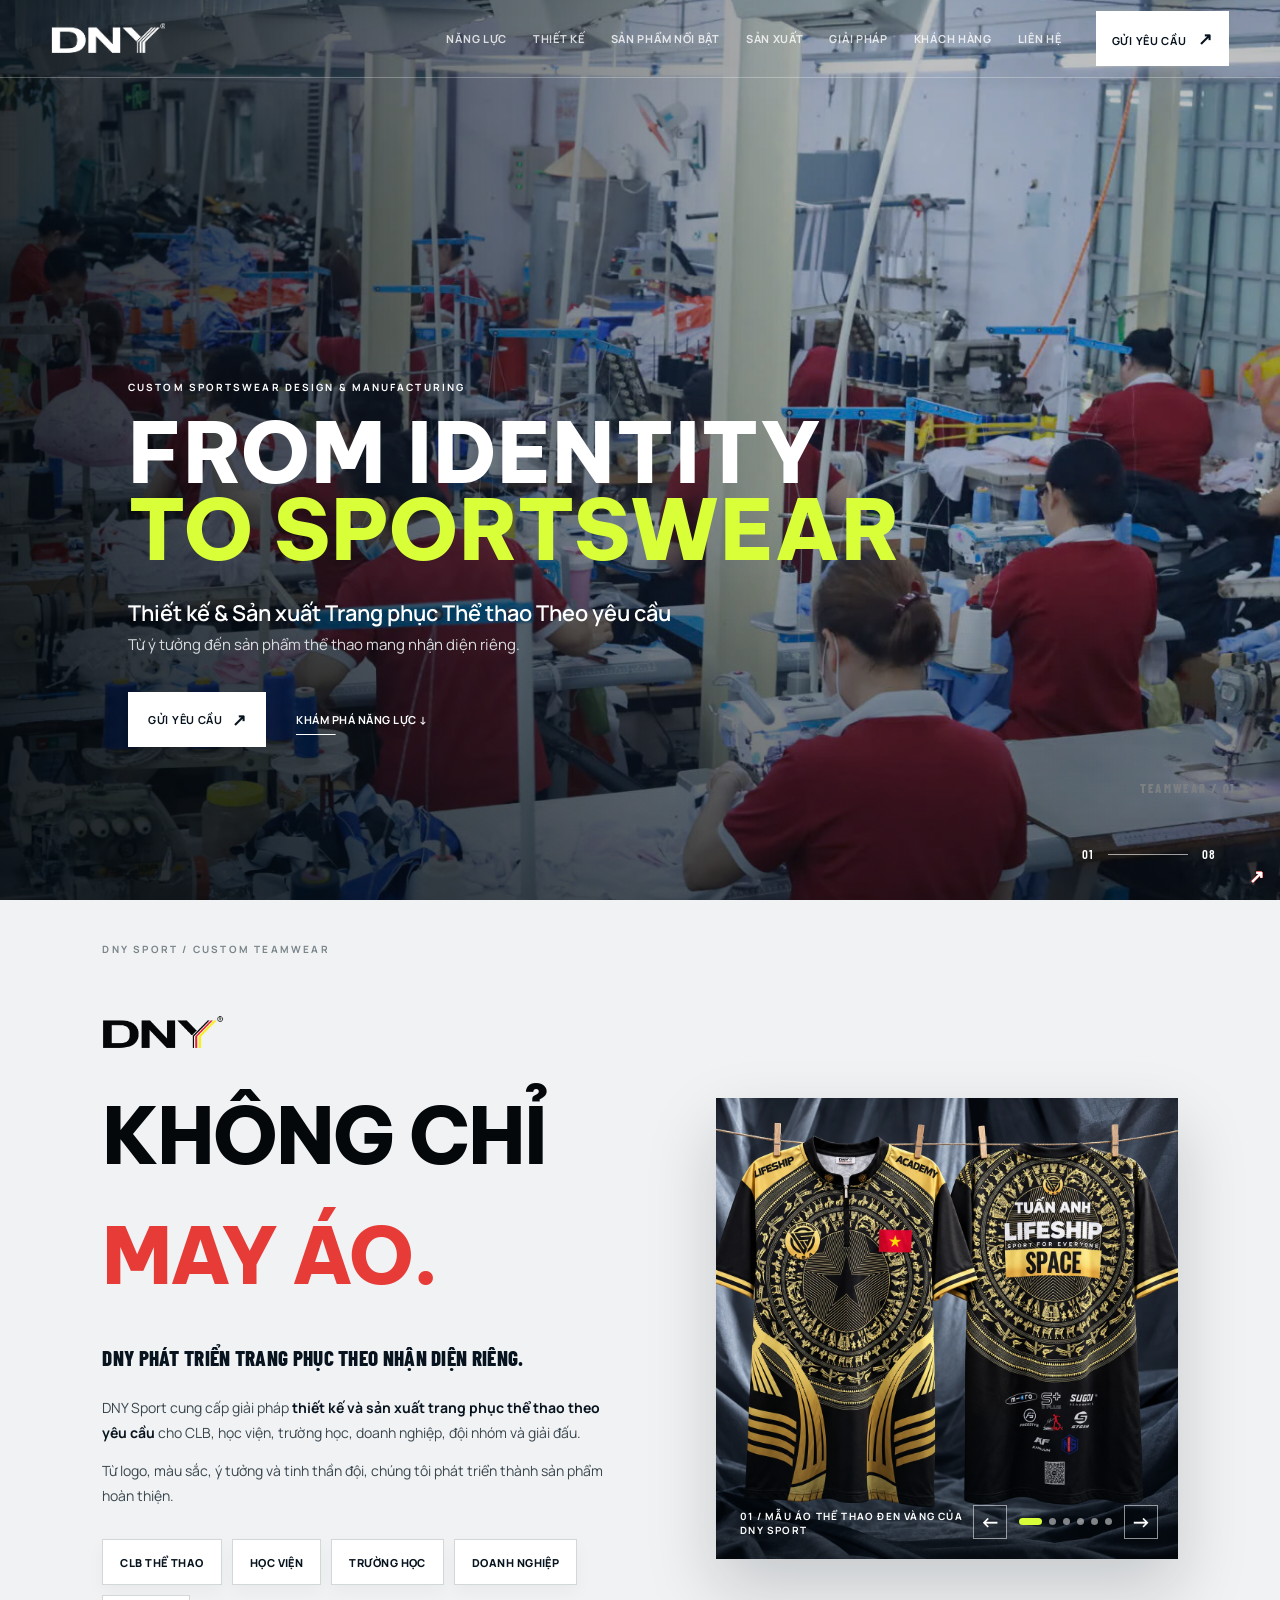
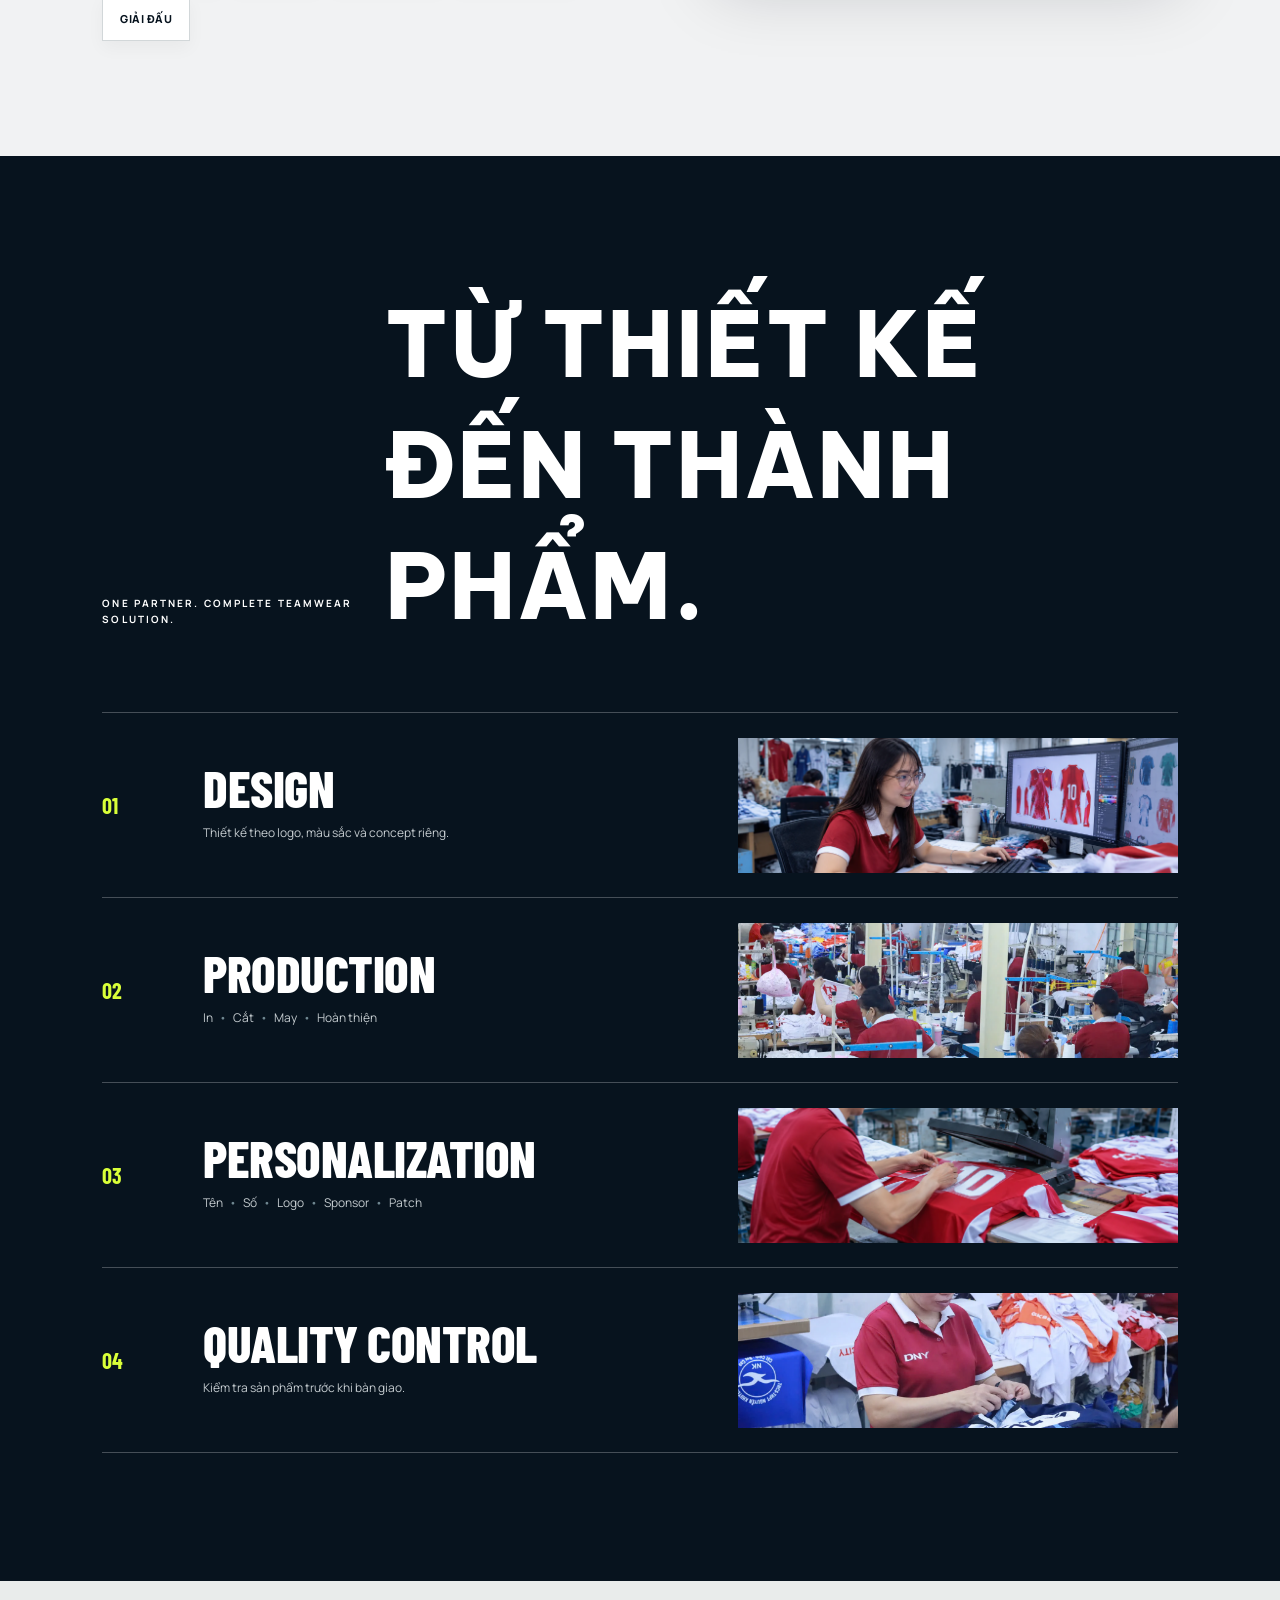
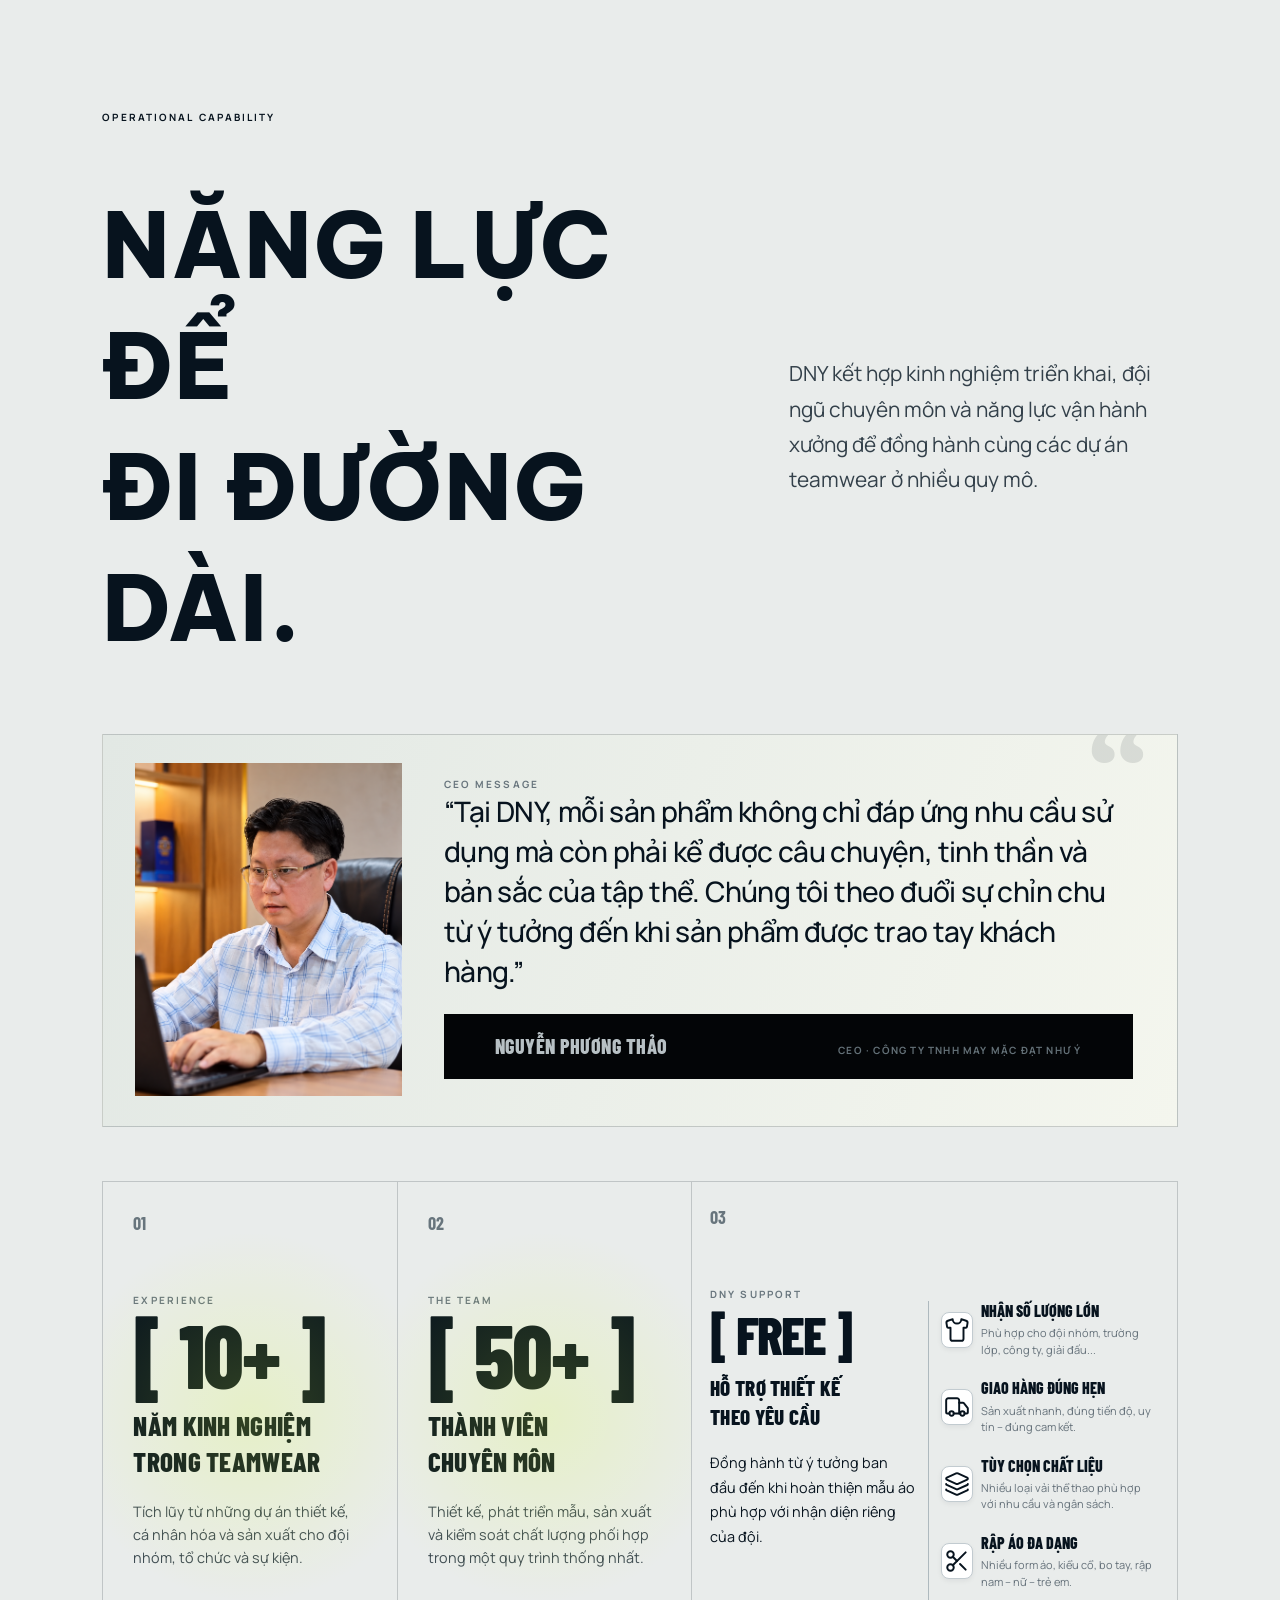
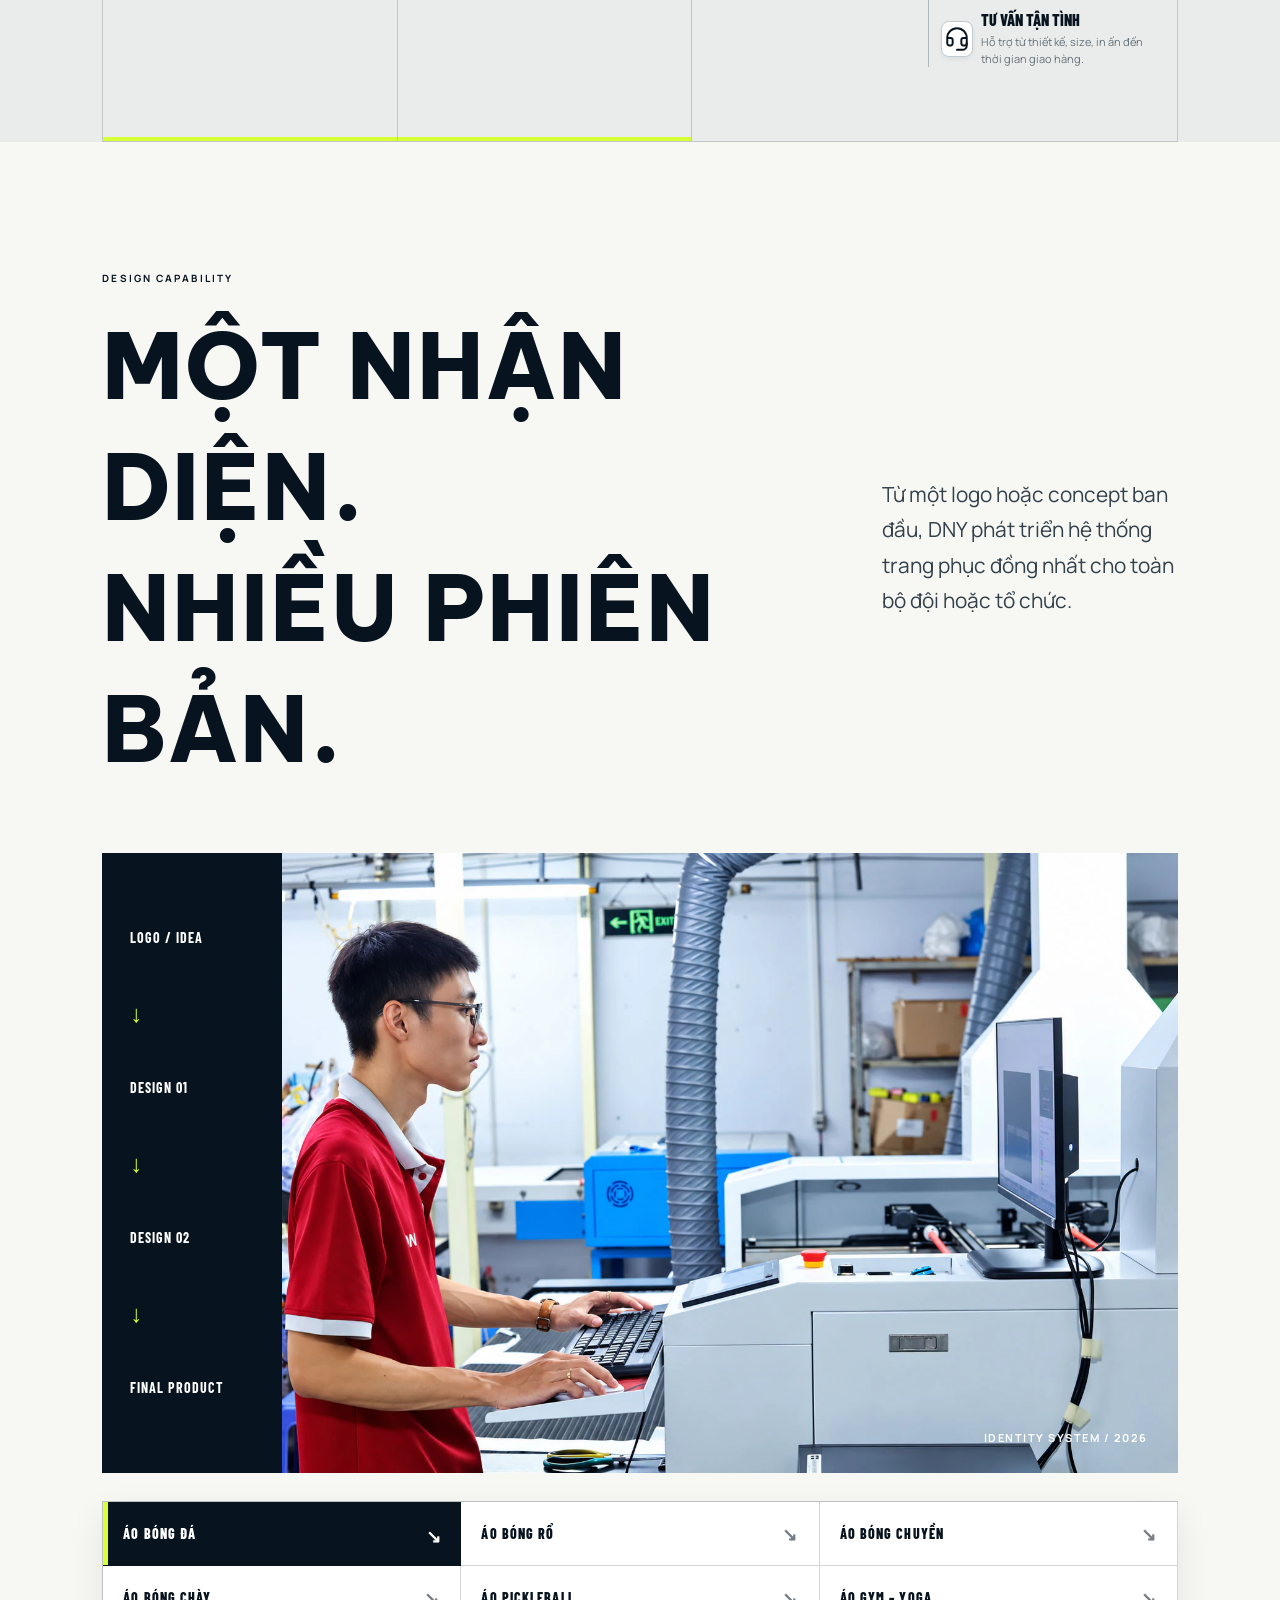
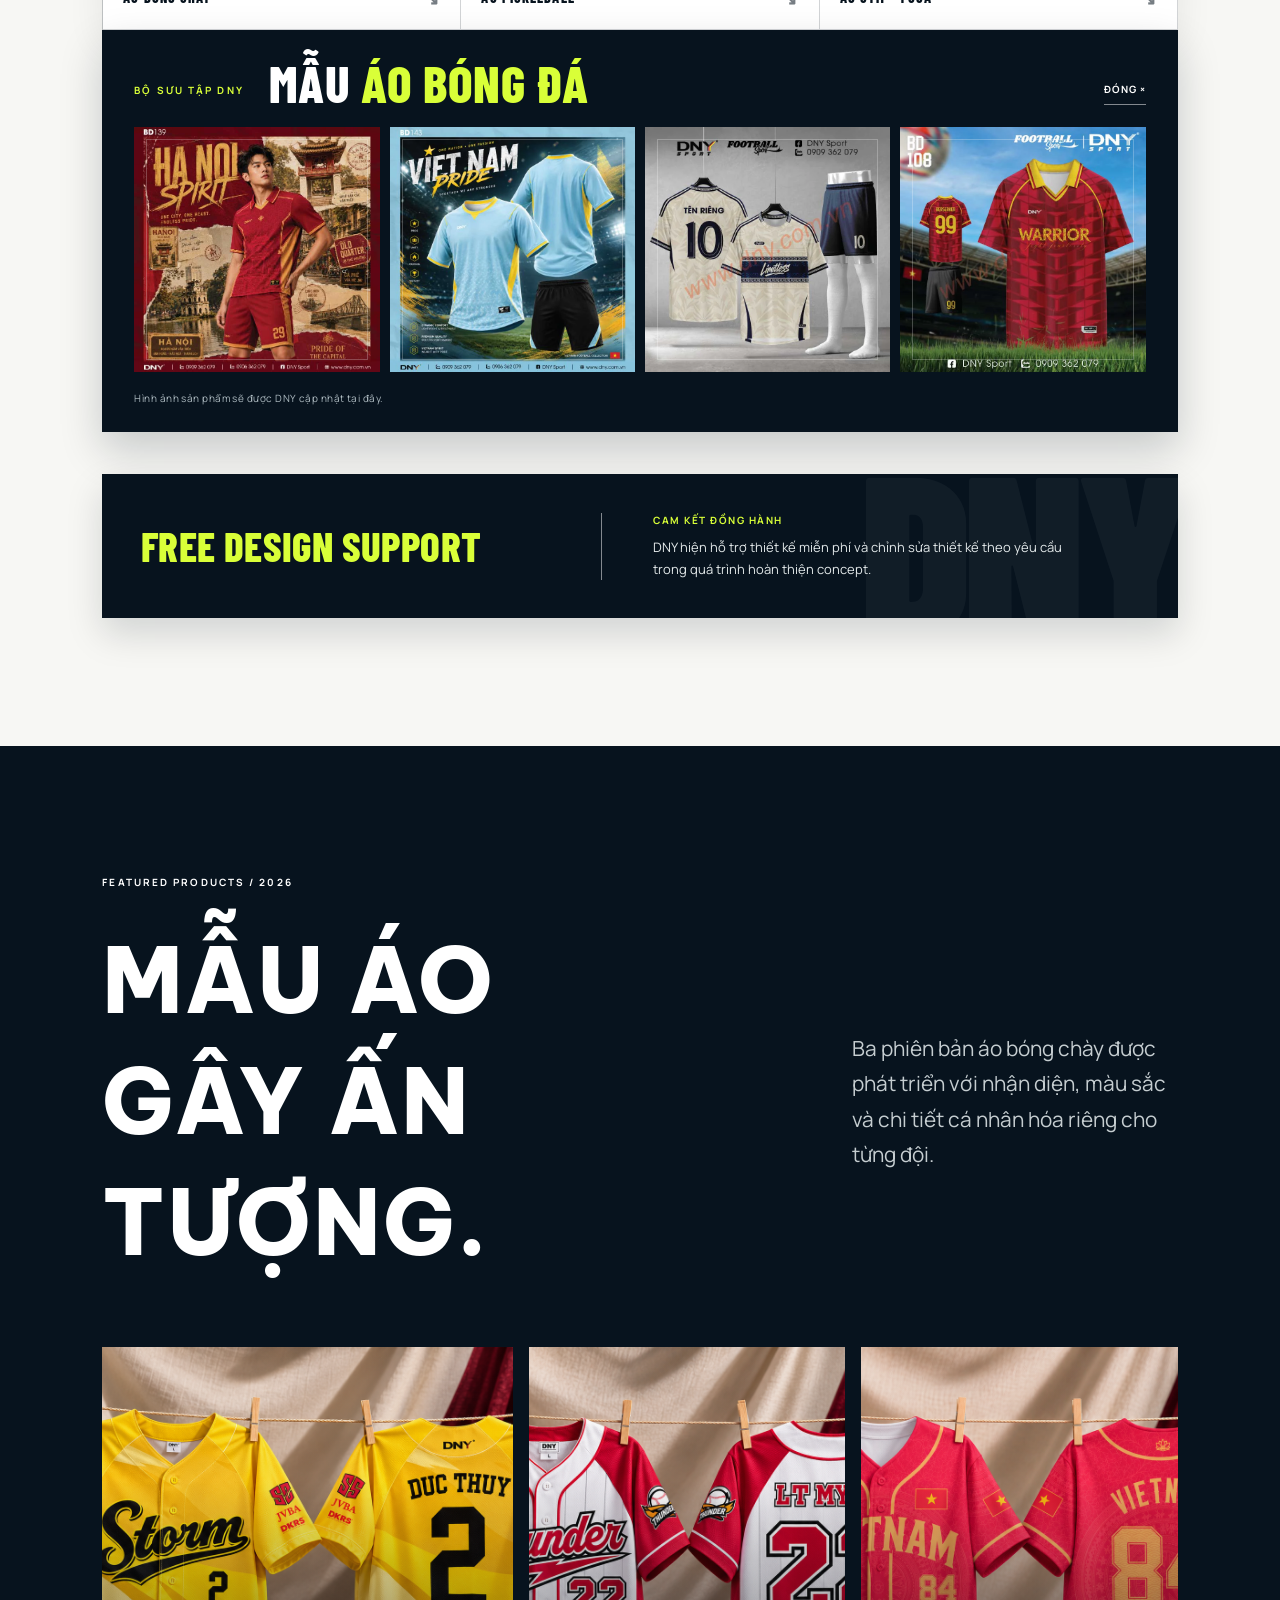
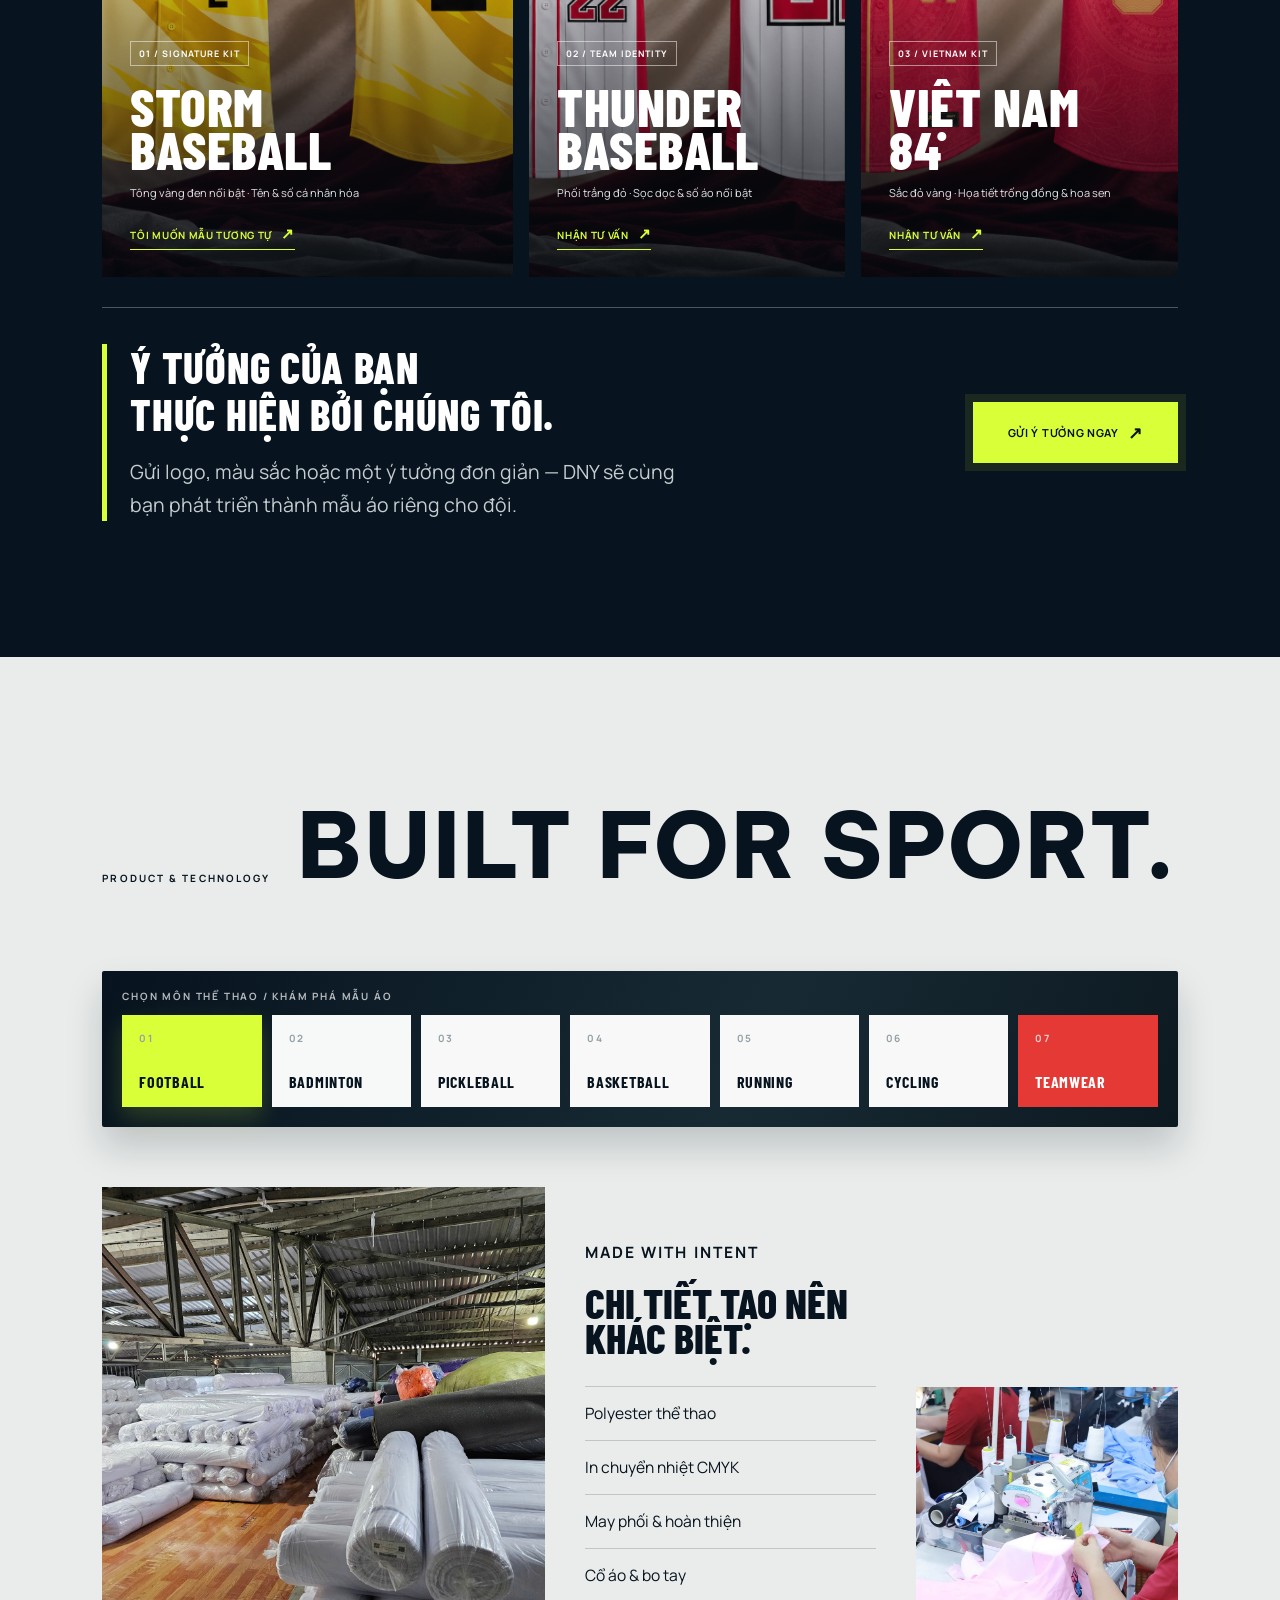
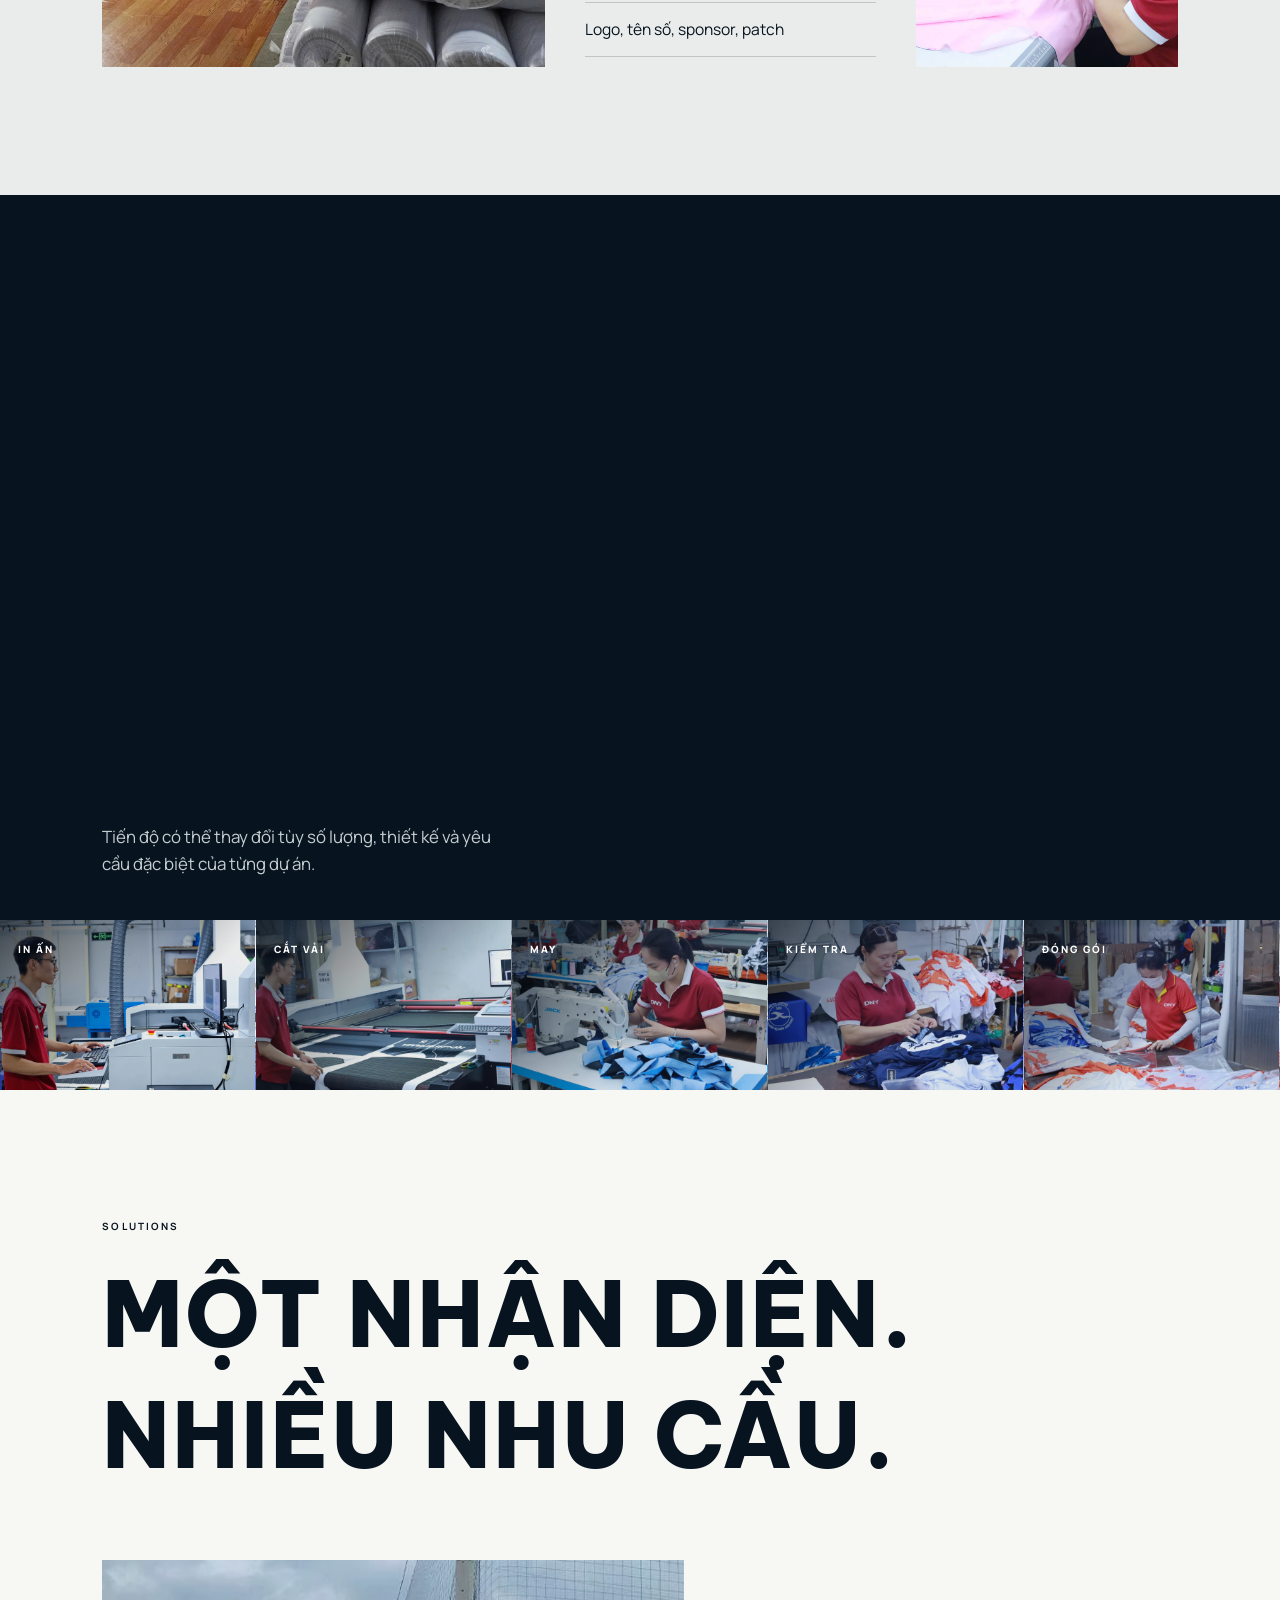
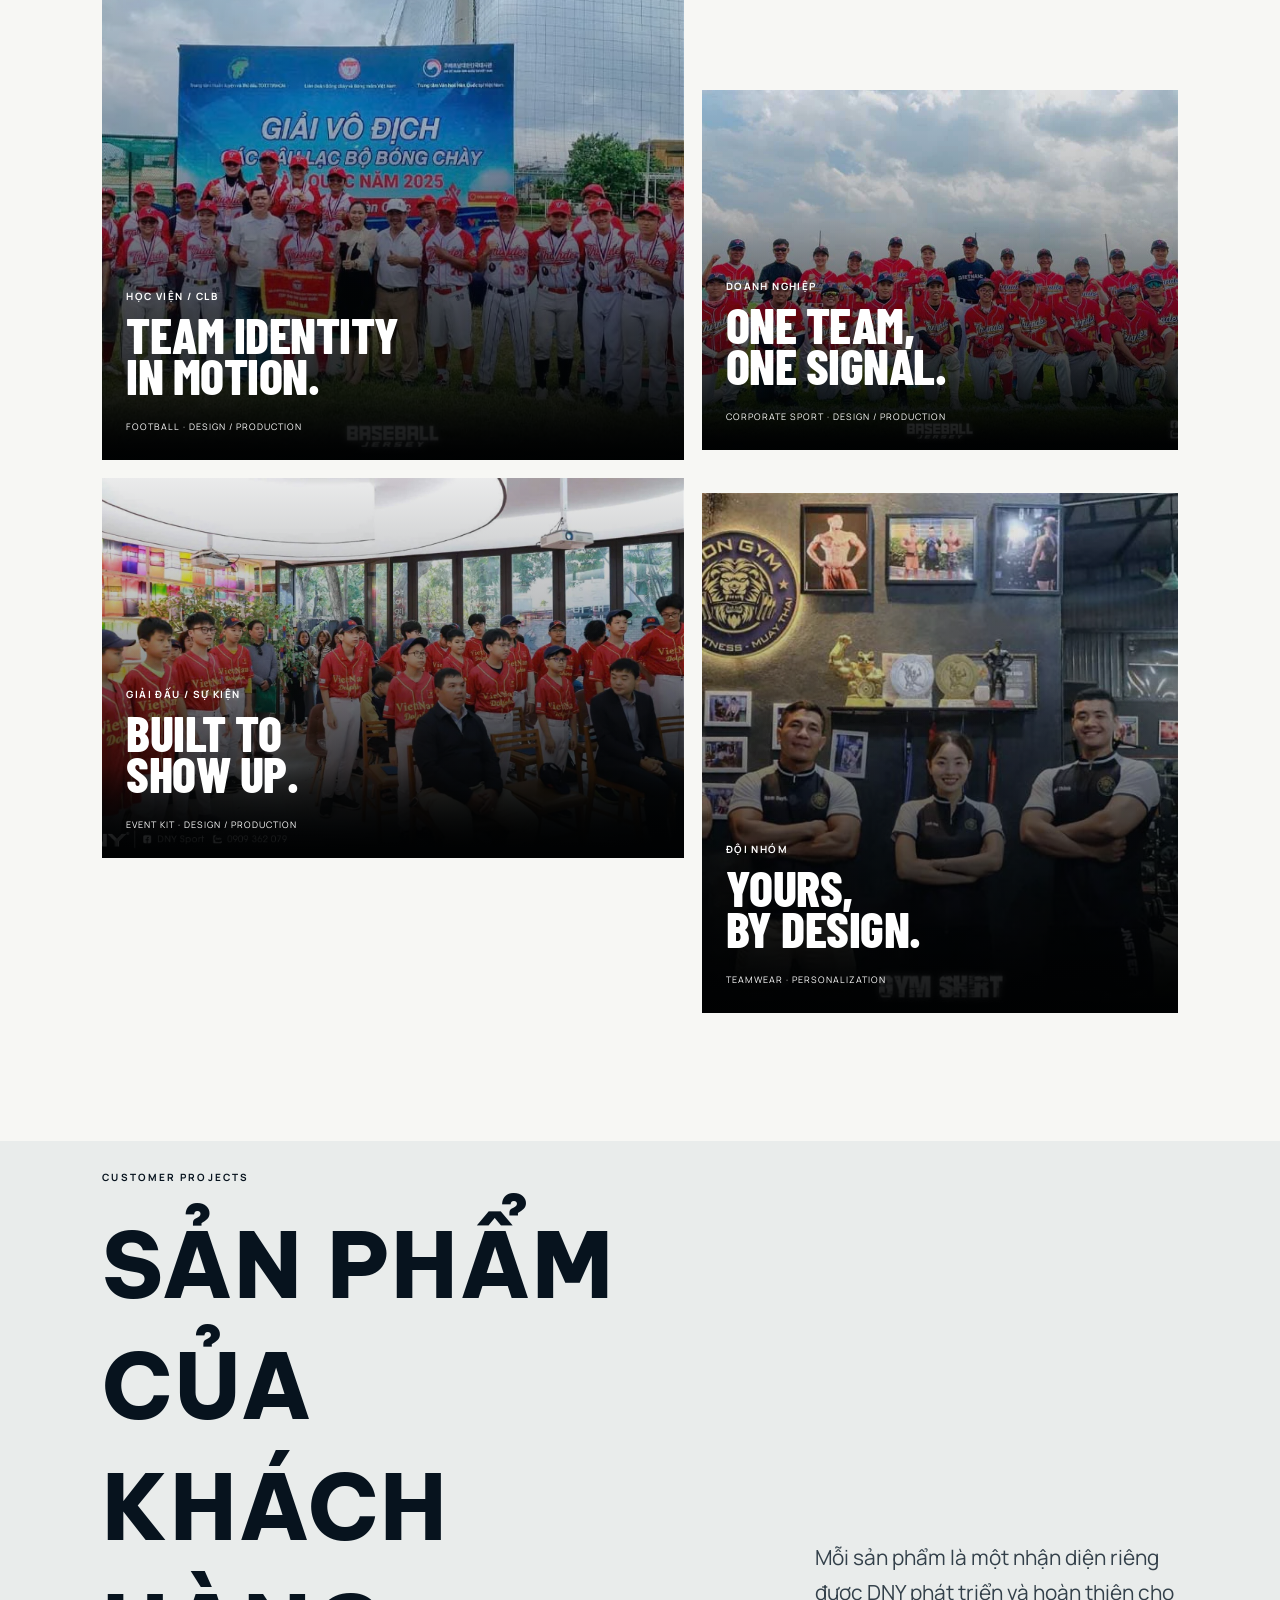
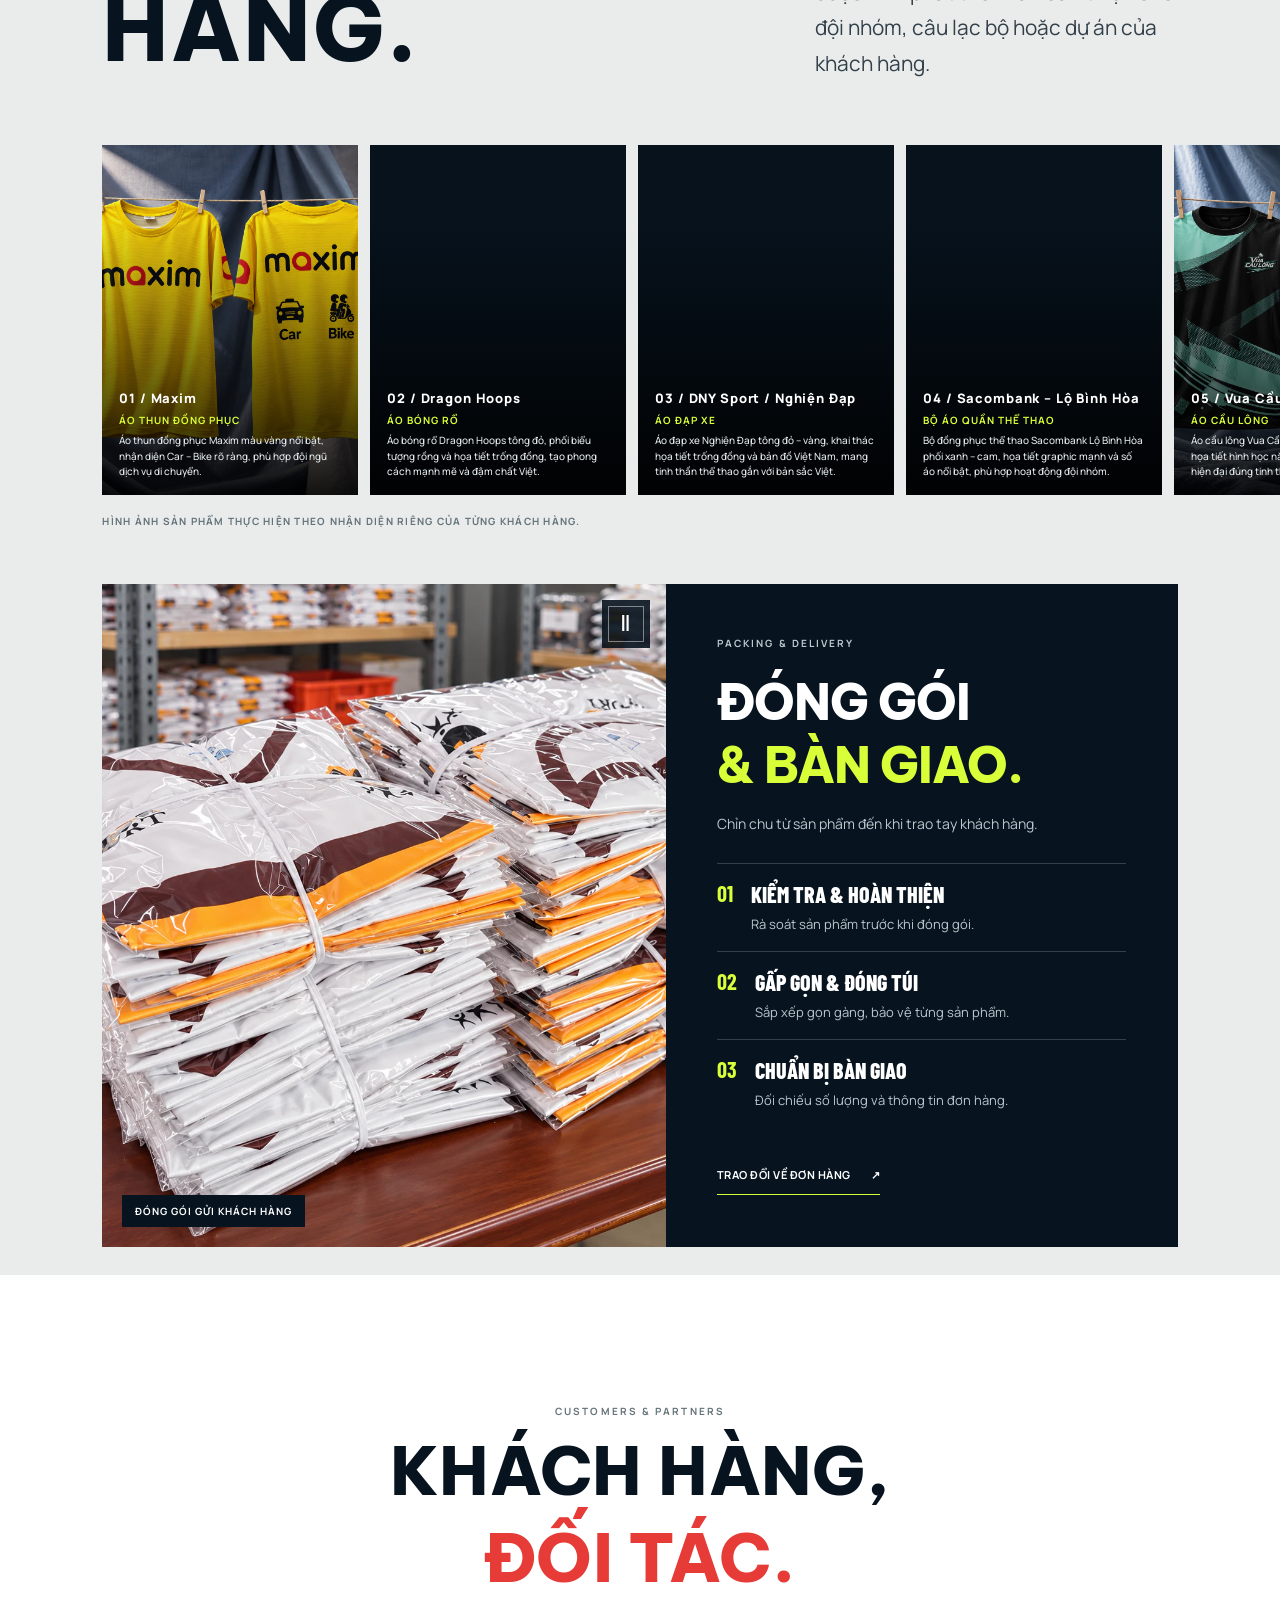
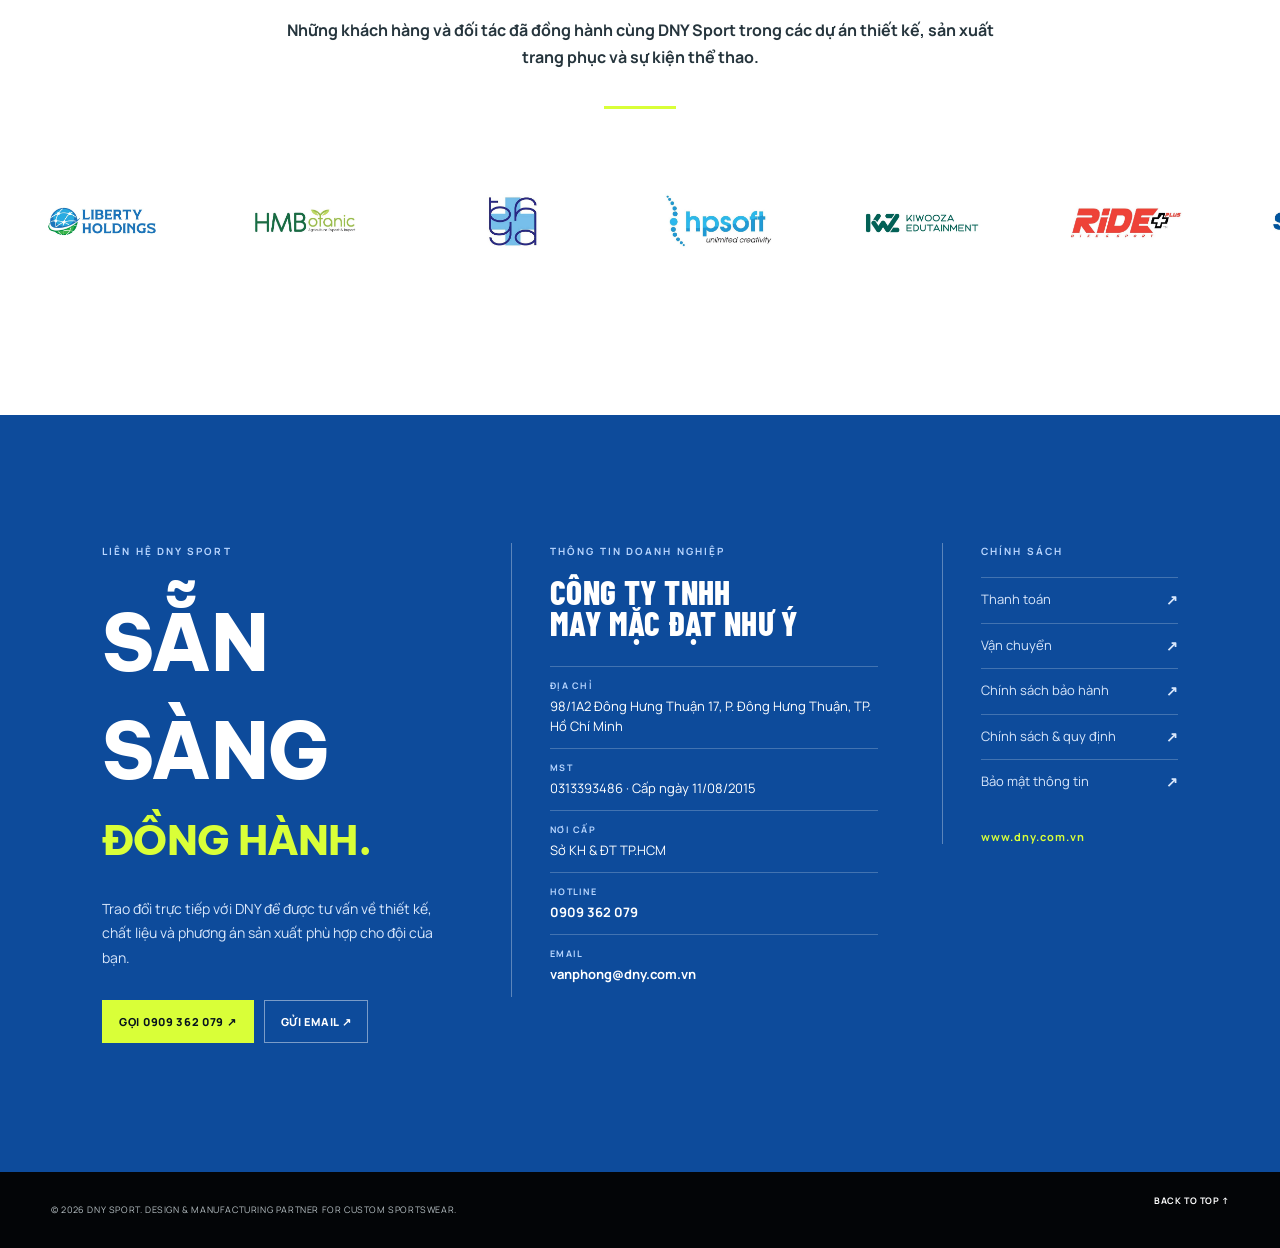
<file: index.html>
<!doctype html>
<html lang="vi">
<head>
  <meta charset="utf-8">
  <meta name="viewport" content="width=device-width, initial-scale=1">
  <meta name="description" content="DNY Sport cung cấp giải pháp thiết kế và sản xuất trang phục thể thao theo yêu cầu cho CLB, học viện, trường học, doanh nghiệp, giải đấu và đội nhóm.">
  <meta name="theme-color" content="#07131e">
  <title>DNY Sport | Thiết kế &amp; Sản xuất Trang phục Thể thao Theo yêu cầu</title>
  <link rel="preconnect" href="https://fonts.googleapis.com">
  <link rel="preconnect" href="https://fonts.gstatic.com" crossorigin>
  <link href="https://fonts.googleapis.com/css2?family=Barlow+Condensed:ital,wght@0,500;0,600;0,700;0,800;0,900;1,700&family=Be+Vietnam+Pro:wght@700;800;900&family=Manrope:wght@400;500;600;700&display=swap" rel="stylesheet">
  <link rel="stylesheet" href="styles.css?v=customer-image-viewer-20261002-3">
  <style>
    /* Local customer feedback images for the Solutions panels. */
    .project.project-a { background-image: linear-gradient(rgba(4,11,16,.08),rgba(4,11,16,.62)), url('assets/FEEDBACK/hinh-anh-feedback-ao-bong-chay-2.webp') !important; }
    .project.project-b { background-image: linear-gradient(rgba(4,11,16,.08),rgba(4,11,16,.62)), url('assets/FEEDBACK/hinh-anh-feedback-ao-bong-chay-3.webp') !important; }
    .project.project-c { background-image: linear-gradient(rgba(4,11,16,.08),rgba(4,11,16,.62)), url('assets/FEEDBACK/hinh-anh-feedback-cua-khach-hang-dny-sport-4.webp') !important; }
    .project.project-d { background-image: linear-gradient(rgba(4,11,16,.08),rgba(4,11,16,.62)), url('assets/FEEDBACK/hinh-anh-feedback-ao-gym.webp') !important; }
  </style>
</head>
<body>
  <header class="site-header"><a class="brand brand--logo" href="#top" aria-label="DNY Sport trang chủ"><img src="assets/dny-logo-white.webp" alt="DNY"></a><button class="menu-toggle" aria-label="Mở menu" aria-expanded="false"><i></i><i></i></button><nav><a href="#capabilities">Năng lực</a><a href="#design">Thiết kế</a><a href="#featured-products">Sản phẩm nổi bật</a><a href="#technology">Sản xuất</a><a href="#solutions">Giải pháp</a><a href="#clients">Khách hàng</a><a href="#contact">Liên hệ</a></nav><a class="header-cta" href="#contact">GỬI YÊU CẦU <b>↗</b></a></header>

  <main id="top">
    <section class="hero" aria-labelledby="hero-heading">
      <div class="hero-image placeholder hero-photo" role="img" aria-label="DNY PROJECT IMAGE — đội thể thao mặc trang phục DNY Sport"><span>[ DNY PROJECT IMAGE ]</span><em>TEAMWEAR / 01</em></div>
      <div class="hero-overlay"></div><div class="hero-copy reveal">
        <p class="eyebrow light">CUSTOM SPORTSWEAR DESIGN &amp; MANUFACTURING</p>
        <h1 id="hero-heading"><span>FROM IDENTITY</span><span>TO SPORTSWEAR</span></h1>
        <p class="hero-sub">Thiết kế &amp; Sản xuất Trang phục Thể thao Theo yêu cầu</p><p class="hero-desc">Từ ý tưởng đến sản phẩm thể thao mang nhận diện riêng.</p>
        <div class="hero-actions"><a class="button button-light" href="#contact">GỬI YÊU CẦU <b>↗</b></a><a class="text-link light" href="#about">KHÁM PHÁ NĂNG LỰC <b>↓</b></a></div>
      </div><div class="hero-index">01 <i></i> 08</div>
    </section>

    <section class="about section" id="about"><div class="about-copy reveal"><div class="about-logo"><img src="assets/dny-logo.webp" alt="DNY"></div><h2>KHÔNG CHỈ <span>MAY ÁO.</span></h2><h3>DNY PHÁT TRIỂN TRANG PHỤC THEO NHẬN DIỆN RIÊNG.</h3><p>DNY Sport cung cấp giải pháp <strong>thiết kế và sản xuất trang phục thể thao theo yêu cầu</strong> cho CLB, học viện, trường học, doanh nghiệp, đội nhóm và giải đấu.</p><p>Từ logo, màu sắc, ý tưởng và tinh thần đội, chúng tôi phát triển thành sản phẩm hoàn thiện.</p><div class="audience" aria-label="Nhóm khách hàng DNY phục vụ"><span>CLB THỂ THAO</span><span>HỌC VIỆN</span><span>TRƯỜNG HỌC</span><span>DOANH NGHIỆP</span><span>GIẢI ĐẤU</span></div></div><div class="process-visual placeholder reveal" role="img" aria-label="DNY PROJECT IMAGE — quá trình từ thiết kế đến trang phục thực tế"><span>[ DNY PROJECT IMAGE ]</span><div class="visual-tag one">01 / ARTWORK</div><div class="visual-tag two">02 / FINAL KIT</div><div class="visual-line"></div></div></section>

    <section class="capabilities section dark" id="capabilities"><div class="section-intro reveal"><p class="eyebrow light">ONE PARTNER. COMPLETE TEAMWEAR SOLUTION.</p><h2>TỪ THIẾT KẾ<br>ĐẾN THÀNH PHẨM.</h2></div><div class="cap-list">
      <article class="cap-item reveal"><div class="cap-number">01</div><div><h3>DESIGN</h3><p>Thiết kế theo logo, màu sắc và concept riêng.</p></div><div class="cap-photo placeholder" role="img" aria-label="DNY PROJECT IMAGE — artwork thiết kế trang phục"><span>DESIGN ARTWORK</span></div></article>
      <article class="cap-item reveal"><div class="cap-number">02</div><div><h3>PRODUCTION</h3><p>In <i>•</i> Cắt <i>•</i> May <i>•</i> Hoàn thiện</p></div><div class="cap-photo placeholder" role="img" aria-label="DNY PROJECT IMAGE — sản xuất trang phục"><span>MANUFACTURING</span></div></article>
      <article class="cap-item reveal"><div class="cap-number">03</div><div><h3>PERSONALIZATION</h3><p>Tên <i>•</i> Số <i>•</i> Logo <i>•</i> Sponsor <i>•</i> Patch</p></div><div class="cap-photo placeholder" role="img" aria-label="DNY PROJECT IMAGE — chi tiết tên số logo"><span>DETAIL &amp; IDENTITY</span></div></article>
      <article class="cap-item reveal"><div class="cap-number">04</div><div><h3>QUALITY CONTROL</h3><p>Kiểm tra sản phẩm trước khi bàn giao.</p></div><div class="cap-photo placeholder" role="img" aria-label="DNY PROJECT IMAGE — kiểm tra chất lượng"><span>QC / DELIVERY</span></div></article>
    </div></section>

    <section class="operations section tint" id="operations" aria-labelledby="operations-heading"><div class="operations-intro reveal"><p class="eyebrow">OPERATIONAL CAPABILITY</p><h2 id="operations-heading">NĂNG LỰC ĐỂ<br>ĐI ĐƯỜNG DÀI.</h2><p>DNY kết hợp kinh nghiệm triển khai, đội ngũ chuyên môn và năng lực vận hành xưởng để đồng hành cùng các dự án teamwear ở nhiều quy mô.</p></div><aside class="ceo-message reveal" aria-label="Chia sẻ từ CEO Nguyễn Phương Thảo"><figure class="ceo-message__portrait"><img src="assets/ceo-nguyen-phuong-thao-portrait-v2.png" alt="Ông Nguyễn Phương Thảo, CEO Công ty TNHH May Mặc Đạt Như Ý"></figure><div class="ceo-message__content"><p class="eyebrow">CEO MESSAGE</p><blockquote>“Tại DNY, mỗi sản phẩm không chỉ đáp ứng nhu cầu sử dụng mà còn phải kể được câu chuyện, tinh thần và bản sắc của tập thể. Chúng tôi theo đuổi sự chỉn chu từ ý tưởng đến khi sản phẩm được trao tay khách hàng.”</blockquote><footer><strong>NGUYỄN PHƯƠNG THẢO</strong><span>CEO · CÔNG TY TNHH MAY MẶC ĐẠT NHƯ Ý</span></footer></div></aside><div class="operations-grid"><article class="operation-card reveal"><span class="operation-index">01</span><p class="eyebrow">EXPERIENCE</p><h3>[ <span class="counter" data-count="10">10</span>+ ]</h3><h4>NĂM KINH NGHIỆM<br>TRONG TEAMWEAR</h4><p>Tích lũy từ những dự án thiết kế, cá nhân hóa và sản xuất cho đội nhóm, tổ chức và sự kiện.</p></article><article class="operation-card reveal"><span class="operation-index">02</span><p class="eyebrow">THE TEAM</p><h3>[ <span class="counter" data-count="50">50</span>+ ]</h3><h4>THÀNH VIÊN<br>CHUYÊN MÔN</h4><p>Thiết kế, phát triển mẫu, sản xuất và kiểm soát chất lượng phối hợp trong một quy trình thống nhất.</p></article><article class="operation-card operation-card--support reveal"><span class="operation-index">03</span><p class="eyebrow">DNY SUPPORT</p><h3>[ FREE ]</h3><h4>HỖ TRỢ THIẾT KẾ<br>THEO YÊU CẦU</h4><p>Đồng hành từ ý tưởng ban đầu đến khi hoàn thiện mẫu áo phù hợp với nhận diện riêng của đội.</p><ul class="support-points" aria-label="Quyền lợi hỗ trợ từ DNY">
          <li><span class="support-points__icon" aria-hidden="true"><svg xmlns="http://www.w3.org/2000/svg" width="24" height="24" viewBox="0 0 24 24" fill="none" stroke="currentColor" stroke-width="2" stroke-linecap="round" stroke-linejoin="round" > <path d="M20.38 3.46 16 2a4 4 0 0 1-8 0L3.62 3.46a2 2 0 0 0-1.34 2.23l.58 3.47a1 1 0 0 0 .99.84H6v10c0 1.1.9 2 2 2h8a2 2 0 0 0 2-2V10h2.15a1 1 0 0 0 .99-.84l.58-3.47a2 2 0 0 0-1.34-2.23z" /> </svg></span><div><h5>NHẬN SỐ LƯỢNG LỚN</h5><p>Phù hợp cho đội nhóm, trường lớp, công ty, giải đấu...</p></div></li>
          <li><span class="support-points__icon" aria-hidden="true"><svg xmlns="http://www.w3.org/2000/svg" width="24" height="24" viewBox="0 0 24 24" fill="none" stroke="currentColor" stroke-width="2" stroke-linecap="round" stroke-linejoin="round" > <path d="M14 18V6a2 2 0 0 0-2-2H4a2 2 0 0 0-2 2v11a1 1 0 0 0 1 1h2" /> <path d="M15 18H9" /> <path d="M19 18h2a1 1 0 0 0 1-1v-3.65a1 1 0 0 0-.22-.624l-3.48-4.35A1 1 0 0 0 17.52 8H14" /> <circle cx="17" cy="18" r="2" /> <circle cx="7" cy="18" r="2" /> </svg></span><div><h5>GIAO HÀNG ĐÚNG HẸN</h5><p>Sản xuất nhanh, đúng tiến độ, uy tín – đúng cam kết.</p></div></li>
          <li><span class="support-points__icon" aria-hidden="true"><svg xmlns="http://www.w3.org/2000/svg" width="24" height="24" viewBox="0 0 24 24" fill="none" stroke="currentColor" stroke-width="2" stroke-linecap="round" stroke-linejoin="round" > <path d="M12.83 2.18a2 2 0 0 0-1.66 0L2.6 6.08a1 1 0 0 0 0 1.83l8.58 3.91a2 2 0 0 0 1.66 0l8.58-3.9a1 1 0 0 0 0-1.83z" /> <path d="M2 12a1 1 0 0 0 .58.91l8.6 3.91a2 2 0 0 0 1.65 0l8.58-3.9A1 1 0 0 0 22 12" /> <path d="M2 17a1 1 0 0 0 .58.91l8.6 3.91a2 2 0 0 0 1.65 0l8.58-3.9A1 1 0 0 0 22 17" /> </svg></span><div><h5>TÙY CHỌN CHẤT LIỆU</h5><p>Nhiều loại vải thể thao phù hợp với nhu cầu và ngân sách.</p></div></li>
          <li><span class="support-points__icon" aria-hidden="true"><svg xmlns="http://www.w3.org/2000/svg" width="24" height="24" viewBox="0 0 24 24" fill="none" stroke="currentColor" stroke-width="2" stroke-linecap="round" stroke-linejoin="round" > <circle cx="6" cy="6" r="3" /> <path d="M8.12 8.12 12 12" /> <path d="M20 4 8.12 15.88" /> <circle cx="6" cy="18" r="3" /> <path d="M14.8 14.8 20 20" /> </svg></span><div><h5>RẬP ÁO ĐA DẠNG</h5><p>Nhiều form áo, kiểu cổ, bo tay, rập nam – nữ – trẻ em.</p></div></li>
          <li><span class="support-points__icon" aria-hidden="true"><svg xmlns="http://www.w3.org/2000/svg" width="24" height="24" viewBox="0 0 24 24" fill="none" stroke="currentColor" stroke-width="2" stroke-linecap="round" stroke-linejoin="round" > <path d="M3 11h3a2 2 0 0 1 2 2v3a2 2 0 0 1-2 2H5a2 2 0 0 1-2-2v-5Zm0 0a9 9 0 1 1 18 0m0 0v5a2 2 0 0 1-2 2h-1a2 2 0 0 1-2-2v-3a2 2 0 0 1 2-2h3Z" /> <path d="M21 16v2a4 4 0 0 1-4 4h-5" /> </svg></span><div><h5>TƯ VẤN TẬN TÌNH</h5><p>Hỗ trợ từ thiết kế, size, in ấn đến thời gian giao hàng.</p></div></li>
        </ul></article></div></section>

    <section class="design section" id="design"><div class="design-top reveal"><div><p class="eyebrow">DESIGN CAPABILITY</p><h2>MỘT NHẬN DIỆN.<br>NHIỀU PHIÊN BẢN.</h2></div><p>Từ một logo hoặc concept ban đầu, DNY phát triển hệ thống trang phục đồng nhất cho toàn bộ đội hoặc tổ chức.</p></div><div class="design-story reveal"><div class="story-side"><span>LOGO / IDEA</span><b>↓</b><span>DESIGN 01</span><b>↓</b><span>DESIGN 02</span><b>↓</b><span>FINAL PRODUCT</span></div><div class="design-product placeholder" role="img" aria-label="DNY PROJECT IMAGE — bộ sưu tập trang phục thể thao thiết kế riêng"><span>[ DNY PROJECT IMAGE ]</span><em>IDENTITY SYSTEM / 2026</em></div></div><div class="kit-types reveal" aria-label="Các dòng trang phục thể thao DNY"><button type="button" class="kit-type" data-kit="football" aria-controls="kit-gallery" aria-expanded="false">ÁO BÓNG ĐÁ <b>↘</b></button><button type="button" class="kit-type" data-kit="basketball" aria-controls="kit-gallery" aria-expanded="false">ÁO BÓNG RỔ <b>↘</b></button><button type="button" class="kit-type" data-kit="volleyball" aria-controls="kit-gallery" aria-expanded="false">ÁO BÓNG CHUYỀN <b>↘</b></button><button type="button" class="kit-type" data-kit="baseball" aria-controls="kit-gallery" aria-expanded="false">ÁO BÓNG CHÀY <b>↘</b></button><button type="button" class="kit-type" data-kit="pickleball" aria-controls="kit-gallery" aria-expanded="false">ÁO PICKLEBALL <b>↘</b></button><button type="button" class="kit-type" data-kit="gym" aria-controls="kit-gallery" aria-expanded="false">ÁO GYM – YOGA <b>↘</b></button></div><section class="kit-gallery" id="kit-gallery" aria-live="polite" hidden><div class="kit-gallery__head"><p class="eyebrow">BỘ SƯU TẬP DNY</p><h3>MẪU <span>ÁO BÓNG ĐÁ</span></h3><button type="button" class="kit-gallery__close" aria-label="Đóng bộ sưu tập">ĐÓNG ×</button></div><div class="kit-gallery__strip"><div class="kit-gallery__card placeholder"><span>HÌNH ÁO 01<br>CHỜ CẬP NHẬT</span></div><div class="kit-gallery__card placeholder"><span>HÌNH ÁO 02<br>CHỜ CẬP NHẬT</span></div><div class="kit-gallery__card placeholder"><span>HÌNH ÁO 03<br>CHỜ CẬP NHẬT</span></div><div class="kit-gallery__card placeholder"><span>HÌNH ÁO 04<br>CHỜ CẬP NHẬT</span></div></div><p class="kit-gallery__hint">Hình ảnh sản phẩm sẽ được DNY cập nhật tại đây.</p></section><div class="design-note reveal"><b>FREE DESIGN SUPPORT</b><span></span><p>DNY hiện hỗ trợ thiết kế miễn phí và chỉnh sửa thiết kế theo yêu cầu trong quá trình hoàn thiện concept.</p></div></section>

    <section class="featured-products section dark" id="featured-products" aria-labelledby="featured-heading"><div class="featured-head reveal"><div><p class="eyebrow light">FEATURED PRODUCTS / 2026</p><h2 id="featured-heading">MẪU ÁO<br>GÂY ẤN TƯỢNG.</h2></div><p>Ba phiên bản áo bóng chày được phát triển với nhận diện, màu sắc và chi tiết cá nhân hóa riêng cho từng đội.</p></div><div class="featured-grid"><article class="featured-card featured-card--lead reveal"><img src="BÓNG%20CHÀY/Áo%20bóng%20chày%20Storm%20vàng%20trên%20dây%20phơi.png" alt="Mẫu áo bóng chày Storm vàng đen số 2, mặt trước và mặt sau"><div class="featured-card__shade"></div><div class="featured-card__copy"><span class="featured-label">01 / SIGNATURE KIT</span><h3>STORM<br>BASEBALL</h3><p>Tông vàng đen nổi bật · Tên &amp; số cá nhân hóa</p><a href="#contact" class="featured-link">TÔI MUỐN MẪU TƯƠNG TỰ <b>↗</b></a></div></article><article class="featured-card reveal"><img src="BÓNG%20CHÀY/Áo%20bóng%20chày%20Thunder%20số%2022%20treo%20đôi.png" alt="Mẫu áo bóng chày Thunder trắng đỏ số 22, mặt trước và mặt sau"><div class="featured-card__shade"></div><div class="featured-card__copy"><span class="featured-label">02 / TEAM IDENTITY</span><h3>THUNDER<br>BASEBALL</h3><p>Phối trắng đỏ · Sọc dọc &amp; số áo nổi bật</p><a href="#contact" class="featured-link">NHẬN TƯ VẤN <b>↗</b></a></div></article><article class="featured-card reveal"><img src="BÓNG%20CHÀY/Áo%20bóng%20chày%20Việt%20Nam%2084%20đôi.png" alt="Mẫu áo bóng chày Việt Nam đỏ vàng số 84, mặt trước và mặt sau"><div class="featured-card__shade"></div><div class="featured-card__copy"><span class="featured-label">03 / VIETNAM KIT</span><h3>VIỆT NAM<br>84</h3><p>Sắc đỏ vàng · Họa tiết trống đồng &amp; hoa sen</p><a href="#contact" class="featured-link">NHẬN TƯ VẤN <b>↗</b></a></div></article></div><div class="featured-footer reveal"><p><b>Ý TƯỞNG CỦA BẠN<br>THỰC HIỆN BỞI CHÚNG TÔI.</b><span>Gửi logo, màu sắc hoặc một ý tưởng đơn giản — DNY sẽ cùng bạn phát triển thành mẫu áo riêng cho đội.</span></p><a class="button button-accent" href="#contact">GỬI Ý TƯỞNG NGAY <b>↗</b></a></div></section>

    <section class="technology section tint" id="technology"><div class="section-intro reveal"><p class="eyebrow">PRODUCT &amp; TECHNOLOGY</p><h2>BUILT FOR SPORT.</h2></div><div class="sport-types reveal"><span>FOOTBALL</span><span>BADMINTON</span><span>PICKLEBALL</span><span>BASKETBALL</span><span>RUNNING</span><span>CYCLING</span><span>TEAMWEAR</span></div><div class="materials"><div class="material-large placeholder reveal" role="img" aria-label="DNY PROJECT IMAGE — chi tiết vật liệu trang phục thể thao"><span>[ FABRIC / TEXTURE ]</span></div><div class="material-copy reveal"><p class="eyebrow">MADE WITH INTENT</p><h3>CHI TIẾT TẠO NÊN KHÁC BIỆT.</h3><ul><li>Polyester thể thao</li><li>In chuyển nhiệt CMYK</li><li>May phối &amp; hoàn thiện</li><li>Cổ áo &amp; bo tay</li><li>Logo, tên số, sponsor, patch</li></ul></div><div class="material-small placeholder reveal" role="img" aria-label="DNY PROJECT IMAGE — đường may và logo trang phục"><span>[ CRAFTSMANSHIP ]</span></div></div></section>

    <section class="process section dark" id="process"><div class="process-heading reveal"><div><p class="eyebrow light">OUR PROCESS</p><h2>TỪ BRIEF<br>ĐẾN SẢN PHẨM.</h2></div><div class="leadtime"><b>5–7 DAYS</b><span>Thời gian sản xuất tiêu chuẩn.</span></div></div><ol class="timeline reveal"><li><b>01</b><span>TIẾP NHẬN<br>YÊU CẦU</span></li><li><b>02</b><span>PHÂN TÍCH<br>NHẬN DIỆN</span></li><li><b>03</b><span>THIẾT KẾ</span></li><li><b>04</b><span>DUYỆT MẪU</span></li><li><b>05</b><span>SẢN XUẤT</span></li><li><b>06</b><span>QUALITY<br>CONTROL</span></li><li><b>07</b><span>ĐÓNG GÓI &amp;<br>BÀN GIAO</span></li></ol><p class="process-caption">Timeline có thể thay đổi tùy số lượng, thiết kế và yêu cầu đặc biệt của từng dự án.</p><div class="production-strip"><div class="placeholder">PRINTING</div><div class="placeholder">CUTTING</div><div class="placeholder">SEWING</div><div class="placeholder">QC</div><div class="placeholder">PACKING</div></div></section>

    <section class="solutions section" id="solutions"><div class="solutions-head reveal"><p class="eyebrow">SOLUTIONS</p><h2>MỘT NHẬN DIỆN.<br>NHIỀU NHU CẦU.</h2></div><div class="project-grid"><article class="project project-a placeholder reveal"><span>[ DNY PROJECT IMAGE ]</span><div><p>HỌC VIỆN / CLB</p><h3>TEAM IDENTITY<br>IN MOTION.</h3><small>FOOTBALL · DESIGN / PRODUCTION</small></div></article><article class="project project-b placeholder reveal"><span>[ DNY PROJECT IMAGE ]</span><div><p>DOANH NGHIỆP</p><h3>ONE TEAM,<br>ONE SIGNAL.</h3><small>CORPORATE SPORT · DESIGN / PRODUCTION</small></div></article><article class="project project-c placeholder reveal"><span>[ DNY PROJECT IMAGE ]</span><div><p>GIẢI ĐẤU / SỰ KIỆN</p><h3>BUILT TO<br>SHOW UP.</h3><small>EVENT KIT · DESIGN / PRODUCTION</small></div></article><article class="project project-d placeholder reveal"><span>[ DNY PROJECT IMAGE ]</span><div><p>ĐỘI NHÓM</p><h3>YOURS,<br>BY DESIGN.</h3><small>TEAMWEAR · PERSONALIZATION</small></div></article></div></section>

    <section class="partners section tint" id="partners" aria-labelledby="partners-heading"><div class="partners-head reveal"><div><p class="eyebrow">CUSTOMER PROJECTS</p><h2 id="partners-heading">SẢN PHẨM CỦA<br>KHÁCH HÀNG.</h2></div><p>Mỗi sản phẩm là một nhận diện riêng được DNY phát triển và hoàn thiện cho đội nhóm, câu lạc bộ hoặc dự án của khách hàng.</p></div><div class="partner-list reveal" aria-label="Một số sản phẩm DNY đã thực hiện cho khách hàng"><article class="customer-product"><img src="BÓNG%20CHÀY/ao-bong-chay-seah-bar-do.webp" alt="Mẫu áo bóng chày SeaBar dành cho khách hàng"><span>KHÁCH HÀNG / 01</span></article><article class="customer-product"><img src="BÓNG%20CHÀY/ao-bong-chay-phoenix-den-cam.webp" alt="Mẫu áo bóng chày thiết kế theo yêu cầu"><span>KHÁCH HÀNG / 02</span></article><article class="customer-product"><img src="BÓNG%20CHÀY/ao-the-thao-summer-xanh-den.webp" alt="Mẫu áo thể thao Summer My Vibe dành cho khách hàng"><span>KHÁCH HÀNG / 03</span></article><article class="customer-product"><img src="BÓNG%20CHÀY/ao-bong-chay-hanoi-phantoms.webp" alt="Mẫu áo bóng chày Hanoi Phantoms dành cho khách hàng"><span>KHÁCH HÀNG / 04</span></article></div><p class="partners-note reveal">HÌNH ẢNH SẢN PHẨM THỰC HIỆN THEO NHẬN DIỆN RIÊNG CỦA TỪNG KHÁCH HÀNG.</p>
      <div class="packing-feature reveal" aria-labelledby="packing-heading">
        <figure class="packing-feature__photo" aria-label="Ảnh đóng gói gửi khách hàng">
          <img src="assets/đóng gói gửi khách hàng/dong-goi-don-hang-01.webp" alt="Đóng gói gửi khách hàng — ảnh 1" loading="lazy">
          <img src="assets/đóng gói gửi khách hàng/dong-goi-don-hang-02.webp" alt="Đóng gói gửi khách hàng — ảnh 2" loading="lazy" hidden>
          <img src="assets/đóng gói gửi khách hàng/dong-goi-don-hang-03.webp" alt="Đóng gói gửi khách hàng — ảnh 3" loading="lazy" hidden>
          <figcaption>ĐÓNG GÓI GỬI KHÁCH HÀNG</figcaption>
          <div class="packing-controls"><button type="button" data-packing-step="-1" aria-label="Ảnh đóng gói trước">←</button><span aria-live="polite">1 / 3</span><button type="button" data-packing-step="1" aria-label="Ảnh đóng gói tiếp theo">→</button></div>
        </figure>
        <div class="packing-feature__copy">
          <p class="eyebrow">PACKING &amp; DELIVERY</p>
          <h3 id="packing-heading">ĐÓNG GÓI<br><span>&amp; BÀN GIAO.</span></h3>
          <p>Chỉn chu từ sản phẩm đến khi trao tay khách hàng.</p>
          <ol class="packing-feature__steps">
            <li><b>01</b><div><h4>KIỂM TRA &amp; HOÀN THIỆN</h4><p>Rà soát sản phẩm trước khi đóng gói.</p></div></li>
            <li><b>02</b><div><h4>GẤP GỌN &amp; ĐÓNG TÚI</h4><p>Sắp xếp gọn gàng, bảo vệ từng sản phẩm.</p></div></li>
            <li><b>03</b><div><h4>CHUẨN BỊ BÀN GIAO</h4><p>Đối chiếu số lượng và thông tin đơn hàng.</p></div></li>
          </ol>
          <a class="packing-feature__link" href="#contact">TRAO ĐỔI VỀ ĐƠN HÀNG <b aria-hidden="true">↗</b></a>
        </div>
      </div>
    </section>

    <section class="client-logos section" id="clients" aria-labelledby="clients-heading"><div class="client-logos__intro reveal"><p class="eyebrow">CUSTOMERS &amp; PARTNERS</p><h2 id="clients-heading">KHÁCH HÀNG,<br><span>ĐỐI TÁC.</span></h2><p>Những khách hàng và đối tác đã đồng hành cùng DNY Sport trong các dự án thiết kế, sản xuất trang phục và sự kiện thể thao.</p></div><div class="client-logos__accent reveal" aria-hidden="true"></div><div class="client-logos__grid reveal" aria-label="Logo khách hàng và đối tác của DNY Sport"><figure><img src="assets/LOGO%20KH%C3%81CH%20H%C3%80NG%20-%20%C4%90%E1%BB%90I%20T%C3%81C/LIBERTY.webp" alt="Liberty Holdings"></figure><figure><img src="assets/LOGO%20KH%C3%81CH%20H%C3%80NG%20-%20%C4%90%E1%BB%90I%20T%C3%81C/HMB.webp" alt="HMBotanic"></figure><figure><img src="assets/LOGO%20KH%C3%81CH%20H%C3%80NG%20-%20%C4%90%E1%BB%90I%20T%C3%81C/DHYD.webp" alt="Đại học Y Dược"></figure><figure><img src="assets/LOGO%20KH%C3%81CH%20H%C3%80NG%20-%20%C4%90%E1%BB%90I%20T%C3%81C/hpsoft.webp" alt="HP Soft"></figure><figure><img src="assets/LOGO%20KH%C3%81CH%20H%C3%80NG%20-%20%C4%90%E1%BB%90I%20T%C3%81C/kwz.webp" alt="Kiwooza Entertainment"></figure><figure><img src="assets/LOGO%20KH%C3%81CH%20H%C3%80NG%20-%20%C4%90%E1%BB%90I%20T%C3%81C/rideplus.webp" alt="Ride Plus"></figure><figure><img src="assets/LOGO%20KH%C3%81CH%20H%C3%80NG%20-%20%C4%90%E1%BB%90I%20T%C3%81C/sacombank1.webp" alt="Sacombank"></figure><figure><img src="assets/LOGO%20KH%C3%81CH%20H%C3%80NG%20-%20%C4%90%E1%BB%90I%20T%C3%81C/bidv1.webp" alt="BIDV"></figure><figure><img src="assets/LOGO%20KH%C3%81CH%20H%C3%80NG%20-%20%C4%90%E1%BB%90I%20T%C3%81C/evn1.webp" alt="EVN"></figure><figure><img src="assets/LOGO%20KH%C3%81CH%20H%C3%80NG%20-%20%C4%90%E1%BB%90I%20T%C3%81C/medstand1.webp" alt="Medstand"></figure><figure><img src="assets/LOGO%20KH%C3%81CH%20H%C3%80NG%20-%20%C4%90%E1%BB%90I%20T%C3%81C/benthanhtour1.webp" alt="Bến Thành Tourist"></figure><figure><img src="assets/LOGO%20KH%C3%81CH%20H%C3%80NG%20-%20%C4%90%E1%BB%90I%20T%C3%81C/benthanhground1.webp" alt="Bến Thành Ground Service"></figure></div></section>

    <section class="contact section dark" id="contact"><div class="contact-background placeholder" aria-hidden="true"></div><div class="contact-head reveal"><p class="eyebrow light">START A PROJECT</p><h2>LET’S BUILD<br>YOUR TEAMWEAR.</h2><p>Gửi DNY thông tin về môn thể thao, số lượng, logo hoặc ý tưởng của bạn. Đội ngũ DNY sẽ đề xuất phương án thiết kế và sản xuất phù hợp.</p></div><div class="contact-grid reveal"><form class="inquiry-form"><label>Tên / Đơn vị<input name="name" required></label><label>Số điện thoại<input type="tel" name="phone" required></label><div class="form-row"><label>Môn thể thao<input name="sport"></label><label>Số lượng dự kiến<input name="quantity"></label></div><label>Nội dung / yêu cầu<textarea name="request" rows="3"></textarea></label><button class="button button-light" type="submit">GỬI YÊU CẦU THIẾT KẾ <b>↗</b></button><p class="form-message" role="status"></p></form><aside class="contact-info"><div class="brand">DNY<span>SPORT</span></div><a href="tel:0909362079">0909 362 079</a><a href="mailto:vanphong@dny.com.vn">vanphong@dny.com.vn</a><a href="https://dny.com.vn" target="_blank" rel="noopener">dny.com.vn ↗</a><p>Nhắn DNY để được hỗ trợ lên thiết kế miễn phí.</p></aside></div></section>
  </main><footer><p>© 2026 DNY SPORT. DESIGN &amp; MANUFACTURING PARTNER FOR CUSTOM SPORTSWEAR.</p><a href="#top">BACK TO TOP ↑</a></footer><a href="#contact" class="mobile-cta">NHẬN TƯ VẤN <b>↗</b></a><script src="script.js?v=customer-image-viewer-20261002-3"></script>
</body></html>
</file>
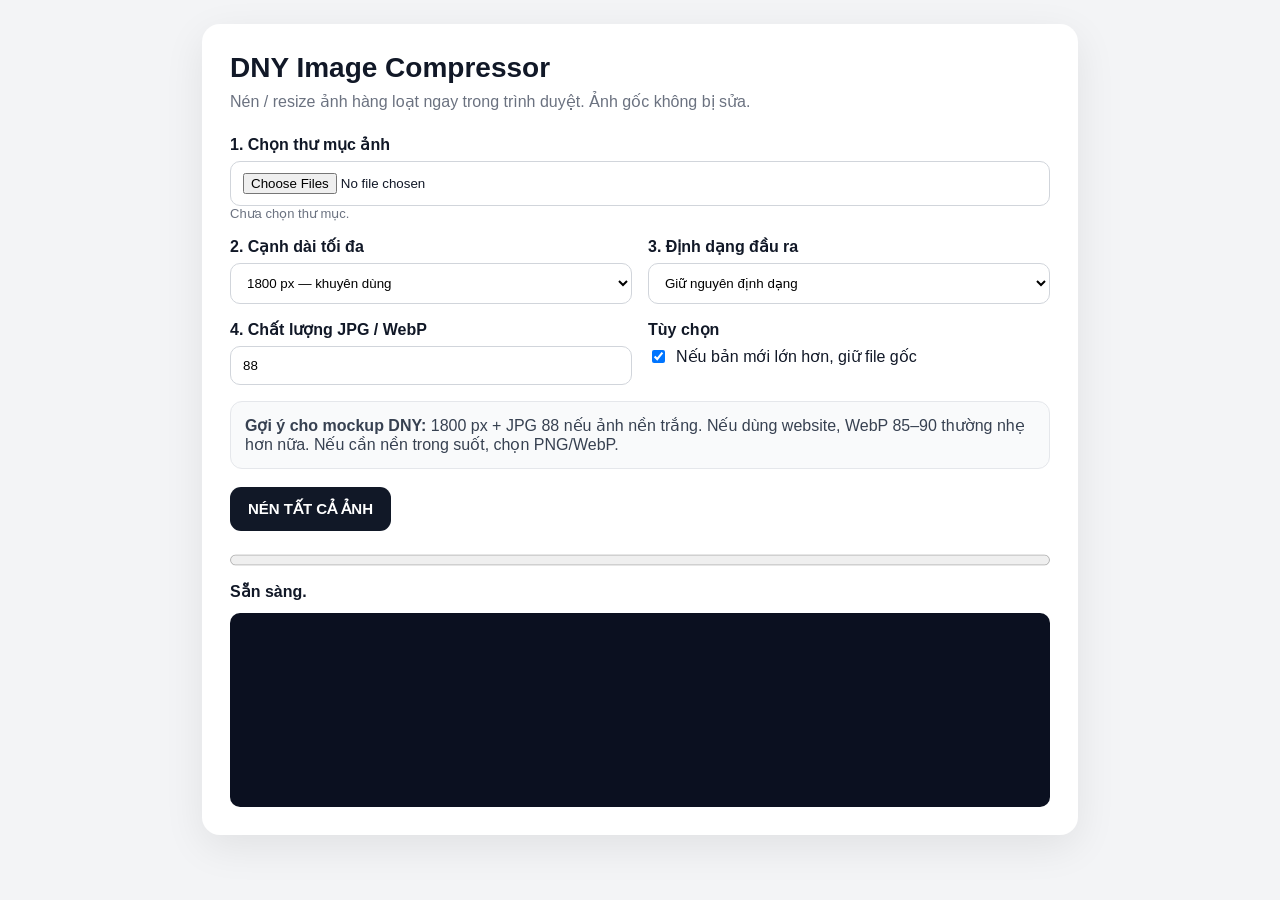
<file: DNY_Image_Compressor_Browser.html>
<!doctype html>
<html lang="vi">
<head>
<meta charset="utf-8">
<meta name="viewport" content="width=device-width,initial-scale=1">
<title>DNY Image Compressor</title>
<style>
  :root{font-family:Segoe UI,Arial,sans-serif;color:#111827;background:#f3f4f6}
  body{margin:0;padding:24px}
  .app{max-width:820px;margin:auto;background:#fff;border-radius:18px;padding:28px;box-shadow:0 12px 40px rgba(0,0,0,.08)}
  h1{margin:0 0 8px;font-size:28px}
  .sub{color:#6b7280;margin-bottom:24px}
  .grid{display:grid;grid-template-columns:1fr 1fr;gap:16px}
  label{display:block;font-weight:600;margin-bottom:7px}
  select,input[type=number],input[type=file]{width:100%;box-sizing:border-box;padding:11px 12px;border:1px solid #d1d5db;border-radius:10px;background:#fff}
  .full{grid-column:1/-1}
  .tip{background:#f9fafb;border:1px solid #e5e7eb;border-radius:12px;padding:14px;color:#374151;margin-top:16px}
  button{border:0;border-radius:11px;padding:13px 18px;font-size:15px;font-weight:700;cursor:pointer}
  #start{background:#111827;color:white;margin-top:18px}
  #start:disabled{opacity:.5;cursor:not-allowed}
  progress{width:100%;height:22px;margin-top:18px}
  #status{margin-top:10px;font-weight:600}
  #log{margin-top:12px;height:170px;overflow:auto;background:#0b1020;color:#d1fae5;border-radius:10px;padding:12px;font-family:Consolas,monospace;font-size:12px;white-space:pre-wrap}
  .small{font-size:13px;color:#6b7280}
  .check{display:flex;align-items:center;gap:8px;margin-top:8px}
  .check input{width:auto}
  @media(max-width:650px){.grid{grid-template-columns:1fr}.full{grid-column:auto}}
</style>
</head>
<body>
<div class="app">
  <h1>DNY Image Compressor</h1>
  <div class="sub">Nén / resize ảnh hàng loạt ngay trong trình duyệt. Ảnh gốc không bị sửa.</div>

  <div class="grid">
    <div class="full">
      <label>1. Chọn thư mục ảnh</label>
      <input id="files" type="file" accept="image/png,image/jpeg,image/webp" webkitdirectory multiple>
      <div class="small" id="count">Chưa chọn thư mục.</div>
    </div>

    <div>
      <label>2. Cạnh dài tối đa</label>
      <select id="maxpx">
        <option value="0">Giữ nguyên kích thước</option>
        <option value="2400">2400 px</option>
        <option value="1800" selected>1800 px — khuyên dùng</option>
        <option value="1600">1600 px</option>
        <option value="1200">1200 px</option>
      </select>
    </div>

    <div>
      <label>3. Định dạng đầu ra</label>
      <select id="format">
        <option value="keep">Giữ nguyên định dạng</option>
        <option value="jpeg">JPG — nhẹ, hợp nền trắng</option>
        <option value="webp">WebP — rất nhẹ, hợp website</option>
        <option value="png">PNG — giữ nền trong suốt</option>
      </select>
    </div>

    <div>
      <label>4. Chất lượng JPG / WebP</label>
      <input id="quality" type="number" min="50" max="100" value="88">
    </div>

    <div>
      <label>Tùy chọn</label>
      <div class="check"><input id="keepSmaller" type="checkbox" checked><span>Nếu bản mới lớn hơn, giữ file gốc</span></div>
    </div>
  </div>

  <div class="tip">
    <b>Gợi ý cho mockup DNY:</b> 1800 px + JPG 88 nếu ảnh nền trắng. Nếu dùng website, WebP 85–90 thường nhẹ hơn nữa. Nếu cần nền trong suốt, chọn PNG/WebP.
  </div>

  <button id="start">NÉN TẤT CẢ ẢNH</button>
  <progress id="progress" value="0" max="1"></progress>
  <div id="status">Sẵn sàng.</div>
  <div id="log"></div>
</div>

<script>
const $ = id => document.getElementById(id);
const filesEl = $('files'), startBtn = $('start'), logEl = $('log');

filesEl.addEventListener('change', () => {
  const imgs = [...filesEl.files].filter(f => /^image\/(png|jpeg|webp)$/.test(f.type));
  $('count').textContent = imgs.length ? `Đã chọn ${imgs.length} ảnh.` : 'Không có ảnh phù hợp.';
});

function fmt(n){
  if(n>=1073741824) return (n/1073741824).toFixed(2)+' GB';
  if(n>=1048576) return (n/1048576).toFixed(2)+' MB';
  if(n>=1024) return Math.round(n/1024)+' KB';
  return n+' B';
}
function extFor(format, originalName){
  if(format==='jpeg') return '.jpg';
  if(format==='webp') return '.webp';
  if(format==='png') return '.png';
  const m = originalName.toLowerCase().match(/\.(png|jpe?g|webp)$/);
  return m ? (m[1]==='jpeg'?'.jpg':'.'+m[1]) : '.jpg';
}
function baseName(name){ return name.replace(/\.[^.]+$/,''); }
function mimeFor(format, file){
  if(format==='keep') return file.type || 'image/jpeg';
  return format==='jpeg' ? 'image/jpeg' : format==='webp' ? 'image/webp' : 'image/png';
}
async function loadBitmap(file){
  if('createImageBitmap' in window) return await createImageBitmap(file);
  return await new Promise((resolve,reject)=>{
    const img=new Image(), url=URL.createObjectURL(file);
    img.onload=()=>{URL.revokeObjectURL(url);resolve(img)};
    img.onerror=e=>{URL.revokeObjectURL(url);reject(e)};
    img.src=url;
  });
}
async function compressImage(file, maxPx, format, quality){
  const img = await loadBitmap(file);
  const w = img.width, h = img.height;
  let tw=w, th=h;
  if(maxPx>0 && Math.max(w,h)>maxPx){
    const s=maxPx/Math.max(w,h);
    tw=Math.max(1,Math.round(w*s)); th=Math.max(1,Math.round(h*s));
  }
  const canvas=document.createElement('canvas');
  canvas.width=tw; canvas.height=th;
  const ctx=canvas.getContext('2d',{alpha:true});
  const mime=mimeFor(format,file);
  if(mime==='image/jpeg'){ ctx.fillStyle='#fff'; ctx.fillRect(0,0,tw,th); }
  ctx.imageSmoothingEnabled=true;
  ctx.imageSmoothingQuality='high';
  ctx.drawImage(img,0,0,tw,th);
  if(img.close) img.close();
  const q=Math.min(1,Math.max(.5,quality/100));
  return await new Promise((resolve,reject)=>{
    canvas.toBlob(b=>b?resolve(b):reject(new Error('Không tạo được ảnh đầu ra')),mime,(mime==='image/png'?undefined:q));
  });
}

/* CRC32 + ZIP "store" writer. Image files are already compressed, so storing them is efficient and dependency-free. */
const crcTable = (() => {
  const t = new Uint32Array(256);
  for(let n=0;n<256;n++){
    let c=n;
    for(let k=0;k<8;k++) c=(c&1)?(0xEDB88320^(c>>>1)):(c>>>1);
    t[n]=c>>>0;
  }
  return t;
})();
function crc32(bytes){
  let c=0xFFFFFFFF;
  for(let i=0;i<bytes.length;i++) c=crcTable[(c^bytes[i])&0xFF]^(c>>>8);
  return (c^0xFFFFFFFF)>>>0;
}
function u16(n){ return [n&255,(n>>>8)&255]; }
function u32(n){ return [n&255,(n>>>8)&255,(n>>>16)&255,(n>>>24)&255]; }
function dosDateTime(d=new Date()){
  const year=Math.max(1980,d.getFullYear());
  const time=(d.getHours()<<11)|(d.getMinutes()<<5)|(d.getSeconds()>>1);
  const date=((year-1980)<<9)|((d.getMonth()+1)<<5)|d.getDate();
  return {time,date};
}
async function makeZip(entries){
  const enc=new TextEncoder(), chunks=[], central=[];
  let offset=0;
  for(const e of entries){
    const nameBytes=enc.encode(e.name.replace(/\\/g,'/'));
    const data=new Uint8Array(await e.blob.arrayBuffer());
    const crc=crc32(data), dt=dosDateTime(e.date||new Date());
    const local=new Uint8Array([
      0x50,0x4b,0x03,0x04, ...u16(20), ...u16(0x0800), ...u16(0),
      ...u16(dt.time), ...u16(dt.date), ...u32(crc), ...u32(data.length), ...u32(data.length),
      ...u16(nameBytes.length), ...u16(0)
    ]);
    chunks.push(local,nameBytes,data);
    const cen=new Uint8Array([
      0x50,0x4b,0x01,0x02, ...u16(20), ...u16(20), ...u16(0x0800), ...u16(0),
      ...u16(dt.time), ...u16(dt.date), ...u32(crc), ...u32(data.length), ...u32(data.length),
      ...u16(nameBytes.length), ...u16(0), ...u16(0), ...u16(0), ...u16(0), ...u32(0), ...u32(offset)
    ]);
    central.push(cen,nameBytes);
    offset += local.length+nameBytes.length+data.length;
  }
  const centralOffset=offset;
  const centralSize=central.reduce((s,a)=>s+a.length,0);
  const end=new Uint8Array([
    0x50,0x4b,0x05,0x06, ...u16(0), ...u16(0), ...u16(entries.length), ...u16(entries.length),
    ...u32(centralSize), ...u32(centralOffset), ...u16(0)
  ]);
  return new Blob([...chunks,...central,end],{type:'application/zip'});
}

startBtn.addEventListener('click', async()=>{
  const files=[...filesEl.files].filter(f => /^image\/(png|jpeg|webp)$/.test(f.type));
  if(!files.length){ alert('Hãy chọn thư mục có ảnh trước nhé.'); return; }

  startBtn.disabled=true; logEl.textContent='';
  const maxPx=Number($('maxpx').value);
  const format=$('format').value;
  const quality=Number($('quality').value)||88;
  const keepSmaller=$('keepSmaller').checked;
  $('progress').max=files.length; $('progress').value=0;

  let before=0, after=0, ok=0, fail=0;
  const entries=[];

  for(let i=0;i<files.length;i++){
    const f=files[i]; before+=f.size;
    $('status').textContent=`Đang xử lý ${i+1}/${files.length}: ${f.name}`;
    try{
      let out=await compressImage(f,maxPx,format,quality);
      const sameType=(format==='keep') ||
        (format==='png'&&f.type==='image/png') ||
        (format==='jpeg'&&f.type==='image/jpeg') ||
        (format==='webp'&&f.type==='image/webp');
      if(keepSmaller && sameType && out.size>=f.size) out=f;

      const rel=(f.webkitRelativePath||f.name).split('/');
      if(rel.length>1) rel.shift(); // bỏ tên thư mục gốc
      const oldName=rel.pop();
      const newName=baseName(oldName)+extFor(format,oldName);
      const path='_ANH_DA_NEN/'+[...rel,newName].join('/');

      entries.push({name:path,blob:out,date:new Date(f.lastModified)});
      after+=out.size; ok++;
      const pct=f.size?Math.round((1-out.size/f.size)*100):0;
      logEl.textContent+=`OK  ${f.name} | ${fmt(f.size)} → ${fmt(out.size)} | ${pct}%\n`;
    }catch(err){
      fail++;
      logEl.textContent+=`LỖI  ${f.name} | ${err.message||err}\n`;
    }
    $('progress').value=i+1;
    logEl.scrollTop=logEl.scrollHeight;
    await new Promise(r=>setTimeout(r,0));
  }

  $('status').textContent='Đang tạo file ZIP...';
  const zip=await makeZip(entries);
  const a=document.createElement('a');
  a.href=URL.createObjectURL(zip);
  a.download='DNY_ANH_DA_NEN.zip';
  document.body.appendChild(a); a.click(); a.remove();
  setTimeout(()=>URL.revokeObjectURL(a.href),15000);

  const saved=before-after, pct=before?((saved/before)*100).toFixed(1):'0.0';
  $('status').textContent=`Xong: ${ok} ảnh, ${fail} lỗi. ${fmt(before)} → ${fmt(after)} (giảm ${pct}%). File ZIP đang được tải xuống.`;
  startBtn.disabled=false;
});
</script>
</body>
</html>
</file>
<file: styles.css>
:root{--ink:#07131e;--black:#05080b;--mist:#e9eceb;--line:rgba(7,19,30,.18);--accent:#d9ff38;--condensed:'Barlow Condensed',sans-serif;--body:'Manrope',sans-serif}*{box-sizing:border-box}html{scroll-behavior:smooth}body{margin:0;background:#f7f7f4;color:var(--ink);font:14px/1.6 var(--body)}a{text-decoration:none;color:inherit}.site-header{height:78px;display:flex;align-items:center;gap:34px;position:absolute;top:0;z-index:10;width:100%;padding:0 clamp(22px,4vw,64px);color:#fff;border-bottom:1px solid rgba(255,255,255,.28)}.brand{font:800 30px/.8 var(--condensed);letter-spacing:-1px}.brand span{display:block;font-size:12px;letter-spacing:3px;margin-left:1px;margin-top:5px}nav{display:flex;gap:26px;margin-left:auto;font-size:11px;font-weight:700;text-transform:uppercase;letter-spacing:.7px}nav a{opacity:.8;transition:opacity .25s}nav a:hover{opacity:1}.header-cta{font-size:11px;font-weight:700;letter-spacing:.7px;background:#fff;color:var(--ink);padding:14px 16px}.header-cta b,.button b{font-size:17px;margin-left:9px}.menu-toggle{display:none}.hero{height:min(900px,100vh);min-height:690px;position:relative;color:white;overflow:hidden}.placeholder{background-color:#122331;background-image:linear-gradient(125deg,rgba(4,10,16,.05),rgba(4,10,16,.82)),repeating-linear-gradient(140deg,transparent 0,transparent 42px,rgba(255,255,255,.055) 43px,transparent 44px),radial-gradient(circle at 75% 35%,#557a81 0 3%,transparent 3.2%),linear-gradient(125deg,#284655,#0b1925 45%,#02080d);background-size:auto,auto,260px 260px,auto}.placeholder span{font:700 10px var(--body);letter-spacing:2px;opacity:.65}.hero-image{position:absolute;inset:0;transform:scale(1.02);background-image:linear-gradient(90deg,rgba(5,12,18,.1),rgba(5,12,18,.15)),repeating-linear-gradient(140deg,transparent 0,transparent 75px,rgba(255,255,255,.06) 76px,transparent 77px),radial-gradient(ellipse at 72% 62%,#5f8a83 0 8%,transparent 8.5%),linear-gradient(115deg,#152b3a 0%,#0a1925 45%,#03080d 100%)}.hero-image span{position:absolute;right:8%;top:24%}.hero-image em{position:absolute;right:5%;bottom:13%;font:800 12px var(--condensed);letter-spacing:2px}.hero-overlay{position:absolute;inset:0;background:linear-gradient(90deg,rgba(2,8,13,.84),rgba(2,8,13,.26) 70%),linear-gradient(0deg,rgba(2,8,13,.48),transparent 45%)}.hero-copy{position:absolute;left:clamp(22px,10vw,150px);bottom:clamp(88px,15vh,148px);max-width:850px}.eyebrow{font-weight:700;letter-spacing:2.1px;font-size:10px;margin:0 0 20px}.light{color:#fff}.hero h1,h2{font:800 clamp(56px,9vw,146px)/.78 var(--condensed);letter-spacing:-2px;margin:0;text-transform:uppercase}.hero h1 span{display:block}.hero h1 span+span{color:var(--accent)}.hero-sub{font:600 clamp(16px,1.5vw,21px) var(--body);margin:30px 0 4px}.hero-desc{margin:0;color:#d9dddf}.hero-actions{display:flex;align-items:center;gap:30px;margin-top:35px}.button{display:inline-flex;align-items:center;justify-content:center;border:0;padding:16px 20px;font:700 11px var(--body);letter-spacing:.7px;cursor:pointer}.button-light{background:#fff;color:var(--ink)}.text-link{font-size:11px;font-weight:700;letter-spacing:.5px}.hero-index{position:absolute;right:5%;bottom:38px;font:600 13px var(--condensed);letter-spacing:1px}.hero-index i{display:inline-block;width:80px;border-top:1px solid rgba(255,255,255,.6);margin:0 10px 4px}.section{padding:clamp(80px,10vw,150px) clamp(22px,8vw,125px)}.about{display:grid;grid-template-columns:minmax(300px,.85fr) minmax(400px,1.15fr);gap:clamp(40px,10vw,180px);align-items:center}.about h2,.section-intro h2,.design h2,.solutions h2,.contact h2,.process-heading h2{font-size:clamp(55px,7vw,104px)}.about h3{font:700 23px/1.1 var(--condensed);letter-spacing:.2px;margin:30px 0 24px}.about-copy>p:not(.eyebrow):not(.audience){max-width:480px;margin:0 0 15px;color:#33404a}.audience{font:700 10px var(--body);letter-spacing:1px;margin-top:28px!important}.audience i,.cap-item i{color:#6f8791;font-style:normal;margin:0 4px}.process-visual{height:640px;position:relative;overflow:hidden}.process-visual>span,.design-product>span{position:absolute;top:34px;left:34px}.visual-tag{position:absolute;background:#fff;padding:9px 12px;font:700 10px var(--body);letter-spacing:1.2px}.visual-tag.one{top:28%;left:10%}.visual-tag.two{bottom:20%;right:10%;background:var(--accent)}.visual-line{position:absolute;border-left:1px solid var(--accent);height:56%;left:47%;top:18%;transform:rotate(25deg)}.dark{background:var(--ink);color:#fff}.section-intro{display:flex;justify-content:space-between;align-items:end;margin-bottom:65px}.cap-list{border-top:1px solid rgba(255,255,255,.25)}.cap-item{display:grid;grid-template-columns:75px minmax(190px,1fr) minmax(260px,440px);gap:26px;align-items:center;border-bottom:1px solid rgba(255,255,255,.25);min-height:185px}.cap-number{font:700 22px var(--condensed);color:var(--accent)}.cap-item h3{font:800 clamp(32px,4vw,53px)/.8 var(--condensed);letter-spacing:-.5px;margin:0 0 14px}.cap-item p{color:#c4cbcf;margin:0;font-size:12px}.cap-photo{height:135px;display:flex;align-items:center;justify-content:center}.design-top{display:flex;justify-content:space-between;gap:40px;align-items:end;margin-bottom:64px}.design-top>p{max-width:390px;margin:0;color:#33404a}.design-story{display:grid;grid-template-columns:180px 1fr}.story-side{background:var(--ink);color:white;padding:50px 28px;display:flex;flex-direction:column;justify-content:space-around;font:700 14px/1 var(--condensed);letter-spacing:1px}.story-side b{color:var(--accent);font-size:24px}.design-product{height:620px;position:relative}.design-product em{position:absolute;right:30px;bottom:28px;color:white;font:700 11px var(--body);letter-spacing:1.5px}.kit-types{display:flex;gap:0;flex-wrap:wrap;border-top:1px solid var(--line);border-left:1px solid var(--line);margin-top:28px}.kit-types span{flex:1 1 30%;padding:17px 20px;border-right:1px solid var(--line);border-bottom:1px solid var(--line);font:700 12px var(--condensed);letter-spacing:1px}.design-note{display:grid;grid-template-columns:auto 1fr minmax(250px,410px);gap:22px;align-items:center;margin:55px 0 0}.design-note b{font:800 26px/.9 var(--condensed);letter-spacing:.3px}.design-note span{height:1px;background:var(--ink)}.design-note p{font-size:12px;color:#394650;margin:0}.tint{background:var(--mist)}.sport-types{display:flex;flex-wrap:wrap;gap:0;border-top:1px solid var(--line);border-left:1px solid var(--line);margin-bottom:60px}.sport-types span{padding:13px 18px;border-right:1px solid var(--line);border-bottom:1px solid var(--line);font:700 16px var(--condensed);letter-spacing:.7px}.materials{display:grid;grid-template-columns:1.1fr .8fr .65fr;gap:25px;align-items:end}.material-large{height:480px;padding:25px}.material-copy{padding:10px 15px}.material-copy h3{font:800 42px/.85 var(--condensed);margin:0 0 30px}.material-copy ul{list-style:none;margin:0;padding:0;border-top:1px solid var(--line)}.material-copy li{border-bottom:1px solid var(--line);padding:11px 0;font-size:12px}.material-small{height:280px;padding:25px}.process-heading{display:flex;justify-content:space-between;align-items:end}.leadtime{display:flex;flex-direction:column;text-align:right}.leadtime b{font:800 clamp(44px,6vw,80px)/.8 var(--condensed);color:var(--accent)}.leadtime span,.process-caption{color:#c5cdd0;font-size:11px;margin-top:12px}.timeline{display:flex;list-style:none;margin:85px 0 0;padding:0;border-top:1px solid rgba(255,255,255,.4)}.timeline li{flex:1;position:relative;padding-top:20px;padding-right:8px;min-height:115px}.timeline li:before{content:'';width:8px;height:8px;position:absolute;top:-4px;left:0;background:var(--accent)}.timeline b{display:block;font:700 16px var(--condensed);color:var(--accent);margin-bottom:9px}.timeline span{font:700 11px/1.2 var(--condensed);letter-spacing:.7px}.process-caption{max-width:390px;margin:0 0 42px}.production-strip{display:grid;grid-template-columns:repeat(5,1fr);margin:0 calc(clamp(22px,8vw,125px) * -1) calc(clamp(80px,10vw,150px) * -1)}.production-strip div{height:170px;padding:18px;color:#fff;font:700 11px var(--condensed);letter-spacing:1px;border-right:1px solid rgba(255,255,255,.2)}.solutions-head{margin-bottom:64px}.project-grid{display:grid;grid-template-columns:1.1fr .9fr;gap:18px}.project{height:500px;padding:24px;position:relative;color:#fff;display:flex;align-items:end;overflow:hidden}.project:after{content:'';position:absolute;inset:0;background:linear-gradient(transparent 36%,rgba(0,0,0,.78))}.project>span{position:absolute;top:22px;right:22px}.project>div{position:relative;z-index:1}.project p{font-size:10px;font-weight:700;letter-spacing:1.4px;margin:0 0 10px}.project h3{font:800 50px/.82 var(--condensed);letter-spacing:-.5px;margin:0 0 18px}.project small{font-size:9px;letter-spacing:1px}.project-b{height:360px;margin-top:130px}.project-c{height:380px;margin-top:-100px}.project-d{height:520px;margin-top:15px}.contact{position:relative;overflow:hidden}.contact-background{position:absolute;inset:0;opacity:.32}.contact-head,.contact-grid{position:relative}.contact-head{display:grid;grid-template-columns:1.15fr .7fr;column-gap:80px}.contact-head .eyebrow{grid-column:1}.contact-head h2{grid-column:1;grid-row:2}.contact-head>p:last-child{grid-column:2;grid-row:2;align-self:end;color:#d3d9dc;margin:0 0 6px;max-width:400px}.contact-grid{display:grid;grid-template-columns:minmax(390px,1fr) .55fr;gap:clamp(60px,13vw,190px);margin-top:80px}.inquiry-form label{display:block;font-size:10px;font-weight:700;letter-spacing:1px;margin-bottom:22px}.inquiry-form input,.inquiry-form textarea{display:block;width:100%;background:transparent;border:0;border-bottom:1px solid rgba(255,255,255,.5);color:#fff;padding:9px 0;font:14px var(--body);outline:none;resize:vertical}.form-row{display:grid;grid-template-columns:1fr 1fr;gap:25px}.inquiry-form .button{margin-top:5px}.form-message{font-size:11px;color:var(--accent)}.contact-info{border-left:1px solid rgba(255,255,255,.35);padding-left:35px;display:flex;flex-direction:column;align-items:start}.contact-info .brand{margin-bottom:36px}.contact-info a{font:700 20px var(--condensed);letter-spacing:.4px;margin-bottom:7px}.contact-info p{font-size:11px;color:#d3d9dc;margin-top:35px;max-width:190px}footer{display:flex;justify-content:space-between;gap:25px;background:#030507;color:#b7c0c4;padding:22px clamp(22px,4vw,64px);font-size:9px;letter-spacing:.6px}footer a{color:#fff;font-weight:700}.mobile-cta{display:none}.reveal{opacity:0;transform:translateY(22px);transition:opacity .7s ease,transform .7s ease}.reveal.is-visible{opacity:1;transform:none}
@media(max-width:800px){.site-header{height:64px;padding:0 20px}.site-header nav,.header-cta{display:none}.menu-toggle{display:block;margin-left:auto;width:36px;height:36px;border:0;background:transparent;padding:9px;cursor:pointer}.menu-toggle i{display:block;border-top:2px solid white;margin:6px 0}.site-header.open nav{display:flex;position:absolute;top:64px;left:0;right:0;padding:24px 20px;background:#07131e;flex-direction:column;gap:16px}.hero{min-height:650px}.hero-copy{left:22px;right:22px;bottom:100px}.hero h1{font-size:clamp(55px,15vw,86px);letter-spacing:-1px}.hero-actions{gap:18px;flex-wrap:wrap}.hero-index{right:22px}.section{padding:78px 22px}.about{display:flex;flex-direction:column;gap:42px}.about-copy h2,.section-intro h2,.design h2,.solutions h2,.contact h2,.process-heading h2{font-size:66px}.process-visual{width:100%;height:460px}.section-intro,.design-top,.process-heading{display:block;margin-bottom:45px}.cap-item{grid-template-columns:45px 1fr;gap:15px;padding:25px 0}.cap-photo{grid-column:2;height:150px;margin-top:5px}.design-story{grid-template-columns:1fr}.story-side{flex-direction:row;padding:17px;gap:7px;align-items:center;font-size:10px;overflow:auto}.story-side b{font-size:16px}.design-product{height:440px}.design-note{grid-template-columns:1fr;gap:12px}.design-note span{display:none}.materials{grid-template-columns:1fr;gap:20px}.material-large{height:340px}.material-small{height:220px}.leadtime{text-align:left;margin-top:36px}.timeline{display:block;margin-top:50px;border-top:0;border-left:1px solid rgba(255,255,255,.4);padding-left:25px}.timeline li{padding:0 0 20px;min-height:auto}.timeline li:before{top:5px;left:-30px}.production-strip{grid-template-columns:repeat(5,130px);overflow:hidden;margin-left:-22px;margin-right:-22px;margin-bottom:-78px}.production-strip div{height:115px}.project-grid{grid-template-columns:1fr;gap:14px}.project,.project-b,.project-c,.project-d{height:380px;margin:0}.project h3{font-size:43px}.contact-head{display:block}.contact-head>p:last-child{margin-top:30px}.contact-grid{grid-template-columns:1fr;gap:55px;margin-top:55px}.contact-info{border-left:0;border-top:1px solid rgba(255,255,255,.35);padding:30px 0 0}.form-row{gap:16px}.mobile-cta{display:flex;position:fixed;z-index:20;left:14px;right:14px;bottom:14px;justify-content:center;align-items:center;background:var(--accent);color:var(--ink);padding:14px;font:700 11px var(--body);letter-spacing:.7px;box-shadow:0 5px 22px rgba(0,0,0,.25)}footer{padding-bottom:75px;display:block}footer a{display:block;margin-top:9px}}
/* Hero typography refinement */
.hero-sub{font-size:clamp(18px,1.7vw,24px);margin-bottom:5px}.hero-desc{font-size:clamp(15px,1.15vw,17px)}
/* Vietnamese display font and generous tracking prevent letters and accents from touching. */
.hero h1,h2{font-family:'Be Vietnam Pro',sans-serif;letter-spacing:2px;line-height:.93}.hero h1{letter-spacing:1.5px;line-height:.9}
/* Generated editorial visuals: fictional imagery for the DNY concept layout. */
.hero-image{background-image:url('assets/dny-hero-teamwear.webp')!important;background-size:cover;background-position:center}.hero-image span{display:none}.process-visual{background-image:linear-gradient(110deg,rgba(6,17,26,.08),rgba(6,17,26,.43)),url('assets/dny-design-studio.webp')!important;background-size:cover;background-position:center}.process-visual>span,.design-product>span{display:none}.cap-item:nth-child(1) .cap-photo,.cap-item:nth-child(3) .cap-photo{background-image:url('assets/dny-design-studio.webp')!important;background-size:cover;background-position:center}.cap-item:nth-child(2) .cap-photo,.cap-item:nth-child(4) .cap-photo{background-image:url('assets/dny-production-qc.webp')!important;background-size:cover;background-position:center}.cap-photo span{display:none}.design-product{background-image:url('assets/dny-design-studio.webp')!important;background-size:cover;background-position:center}.material-large{background-image:url('assets/dny-fabric-detail.webp')!important;background-size:cover;background-position:center}.material-small{background-image:url('assets/dny-production-qc.webp')!important;background-size:cover;background-position:center}.material-large span,.material-small span{display:none}.production-strip div:nth-child(odd),.project:nth-child(odd){background-image:linear-gradient(rgba(4,11,16,.1),rgba(4,11,16,.45)),url('assets/dny-production-qc.webp')!important;background-size:cover;background-position:center}.production-strip div:nth-child(even),.project:nth-child(even){background-image:linear-gradient(rgba(4,11,16,.1),rgba(4,11,16,.45)),url('assets/dny-hero-teamwear.webp')!important;background-size:cover;background-position:center}.project>span{display:none}.contact-background{background-image:url('assets/dny-hero-teamwear.webp')!important;background-size:cover;background-position:center}
/* Operational capability section */
.operations-intro{display:grid;grid-template-columns:1.25fr .75fr;gap:40px;align-items:end;margin-bottom:65px}.operations-intro .eyebrow{grid-column:1}.operations-intro h2{grid-column:1;grid-row:2;font-size:clamp(55px,7vw,104px)}.operations-intro>p:last-child{grid-column:2;grid-row:2;max-width:390px;color:#33404a;margin:0 0 7px}.operations-grid{display:grid;grid-template-columns:repeat(3,1fr);border-top:1px solid var(--line);border-left:1px solid var(--line)}.operation-card{position:relative;min-height:410px;padding:30px;border-right:1px solid var(--line);border-bottom:1px solid var(--line);display:flex;flex-direction:column}.operation-index{font:700 18px var(--condensed);color:#68757d}.operation-card .eyebrow{margin:58px 0 12px;color:#68757d}.operation-card h3{font:800 clamp(70px,7vw,110px)/.75 var(--condensed);letter-spacing:-2px;margin:0;color:var(--ink)}.operation-card h4{font:800 27px/1.35 var(--condensed);letter-spacing:.3px;margin:20px 0 20px}.operation-card>p:last-child{margin:auto 0 0;max-width:310px;font-size:12px;color:#3e4b53}.operations-note{font-size:11px;color:#67747b;margin:18px 0 0}
.operation-card:has(.counter){overflow:hidden}.operation-card:has(.counter)::before{content:'';position:absolute;inset:0;background:radial-gradient(circle at 50% 42%,rgba(217,255,56,.2),transparent 52%);opacity:0;transition:opacity .6s ease;pointer-events:none}.operation-card.is-counter-active::before{opacity:1}.operation-card.is-counter-active:after{transform:scaleX(1)}.operation-card.is-counted .counter{display:inline-block;animation:counter-pop .48s cubic-bezier(.2,.9,.3,1.25)}@keyframes counter-pop{0%{transform:scale(.82);filter:brightness(1)}55%{transform:scale(1.11);filter:brightness(1.25)}100%{transform:scale(1);filter:brightness(1)}}
@media(max-width:800px){.operations-intro{display:block;margin-bottom:45px}.operations-intro>p:last-child{margin:27px 0 0}.operations-grid{grid-template-columns:1fr}.operation-card{min-height:310px;padding:25px}.operation-card .eyebrow{margin:35px 0 10px}.operation-card h3{font-size:82px}.operation-card h4{font-size:25px;margin:15px 0}.operations-note{font-size:10px}}
.site-header{position:fixed;transition:background-color .35s ease,backdrop-filter .35s ease,box-shadow .35s ease,height .35s ease}.site-header.is-scrolled{height:64px;background:rgba(5,13,20,.9);backdrop-filter:blur(12px);box-shadow:0 8px 30px rgba(0,0,0,.16)}.hero-image{transition:transform 1.1s cubic-bezier(.2,.65,.25,1);will-change:transform}.cap-item,.operation-card,.project,.kit-types span,.sport-types span{transition:background-color .35s ease,color .35s ease,transform .45s cubic-bezier(.2,.65,.25,1),border-color .35s ease}.cap-item:hover{background:rgba(255,255,255,.055)}.cap-item:hover .cap-number{transform:translateX(8px);transition:transform .3s ease}.cap-photo{overflow:hidden;transition:transform .5s cubic-bezier(.2,.65,.25,1),filter .5s ease}.cap-item:hover .cap-photo{transform:scale(1.035);filter:brightness(1.14)}.operation-card:after{content:'';position:absolute;left:0;right:0;bottom:0;height:4px;background:var(--accent);transform:scaleX(0);transform-origin:left;transition:transform .45s cubic-bezier(.2,.65,.25,1)}.operation-card:hover{background:#f4f7f5;transform:translateY(-7px)}.operation-card:hover:after{transform:scaleX(1)}.kit-types span:hover,.sport-types span:hover{background:var(--ink);color:#fff}.project{transition:transform .55s cubic-bezier(.2,.65,.25,1),filter .55s ease}.project:hover{transform:translateY(-10px);filter:contrast(1.08) saturate(1.08)}.project:before{content:'';position:absolute;z-index:1;inset:0;border:1px solid rgba(255,255,255,.62);transform:scale(.92);opacity:0;transition:transform .45s cubic-bezier(.2,.65,.25,1),opacity .45s ease}.project:hover:before{transform:scale(.96);opacity:1}.project>div{transition:transform .45s cubic-bezier(.2,.65,.25,1)}.project:hover>div{transform:translate(8px,-8px)}.timeline li{transition:transform .4s ease}.timeline li:hover{transform:translateY(-9px)}.timeline li:hover:before{box-shadow:0 0 0 7px rgba(217,255,56,.2)}.button{transition:transform .25s ease,background-color .25s ease,color .25s ease,box-shadow .25s ease}.button:hover{transform:translateY(-3px);box-shadow:0 10px 25px rgba(0,0,0,.2);background:var(--accent)}.text-link{position:relative}.text-link:after{content:'';position:absolute;left:0;bottom:-7px;width:100%;border-bottom:1px solid currentColor;transform:scaleX(.3);transform-origin:left;transition:transform .3s ease}.text-link:hover:after{transform:scaleX(1)}@media(prefers-reduced-motion:reduce){*,*:before,*:after{scroll-behavior:auto!important;animation-duration:.01ms!important;transition-duration:.01ms!important}.reveal{opacity:1;transform:none}.hero-image{transform:none!important}}@media(max-width:800px){.site-header.is-scrolled{height:58px}.operation-card:hover,.project:hover{transform:none}.cap-item:hover .cap-photo{transform:none}}
/* DNY workshop photography replaces illustrative imagery across the landing page. */
.hero-image{background-image:url('assets/dny-workshop-wide.webp')!important;background-position:center 55%}.process-visual{background-image:linear-gradient(110deg,rgba(6,17,26,.12),rgba(6,17,26,.48)),url('assets/dny-cutting-table.webp')!important}.cap-item:nth-child(1) .cap-photo{background-image:url('assets/dny-cutting-operator.webp')!important}.cap-item:nth-child(2) .cap-photo{background-image:url('assets/dny-workshop-wide.webp')!important}.cap-item:nth-child(3) .cap-photo{background-image:url('assets/dny-sewing-detail.webp')!important}.cap-item:nth-child(4) .cap-photo{background-image:url('assets/dny-packing-team.webp')!important}.design-product{background-image:url('assets/dny-cutting-operator.webp')!important}.material-large{background-image:url('assets/dny-fabric-warehouse.webp')!important;background-position:center}.material-small{background-image:url('assets/dny-sewing-detail.webp')!important}.production-strip div:nth-child(1){background-image:url('assets/dny-cutting-table.webp')!important}.production-strip div:nth-child(2){background-image:url('assets/dny-cutting-operator.webp')!important}.production-strip div:nth-child(3){background-image:url('assets/dny-sewing-team.webp')!important}.production-strip div:nth-child(4){background-image:url('assets/dny-sewing-detail.webp')!important}.production-strip div:nth-child(5){background-image:url('assets/dny-packing-team.webp')!important}.project-a{background-image:linear-gradient(rgba(4,11,16,.08),rgba(4,11,16,.62)),url('assets/dny-workshop-wide.webp')!important}.project-b{background-image:linear-gradient(rgba(4,11,16,.08),rgba(4,11,16,.62)),url('assets/dny-cutting-operator.webp')!important}.project-c{background-image:linear-gradient(rgba(4,11,16,.08),rgba(4,11,16,.62)),url('assets/dny-sewing-team.webp')!important}.project-d{background-image:linear-gradient(rgba(4,11,16,.08),rgba(4,11,16,.62)),url('assets/dny-packing-team.webp')!important}.contact-background{background-image:url('assets/dny-workshop-wide.webp')!important}
.process-visual .visual-tag{display:none}
.process-visual .visual-line{display:none}
/* Customer feedback photography for the four Solutions feature panels. */
.project-a{background-image:linear-gradient(rgba(4,11,16,.08),rgba(4,11,16,.62)),url('assets/FEEDBACK/hinh-anh-feedback-ao-bong-chay-2.webp')!important}
.project-b{background-image:linear-gradient(rgba(4,11,16,.08),rgba(4,11,16,.62)),url('assets/FEEDBACK/hinh-anh-feedback-ao-bong-chay-3.webp')!important}
.project-c{background-image:linear-gradient(rgba(4,11,16,.08),rgba(4,11,16,.62)),url('assets/FEEDBACK/hinh-anh-feedback-cua-khach-hang-dny-sport-4.webp')!important}
.project-d{background-image:linear-gradient(rgba(4,11,16,.08),rgba(4,11,16,.62)),url('assets/FEEDBACK/hinh-anh-feedback-ao-gym.webp')!important}
/* Keep the two left-hand project cards visually separate. */
.project-c{margin-top:0}
/* Links in the sport navigation retain the existing panel appearance. */
.sport-types a{padding:13px 18px;border-right:1px solid var(--line);border-bottom:1px solid var(--line);font:700 16px var(--condensed);letter-spacing:.7px}
.sport-types a:hover{background:var(--ink);color:#fff}
/* Product previews use a consistent square crop in every collection. */
.kit-gallery__card{aspect-ratio:1;min-height:0}
@media(max-width:800px){.kit-gallery__card{min-height:0}}
/* Make the sport navigation read as a prominent set of calls to action. */
.sport-types{gap:10px;border:0;background:transparent}
.sport-types a{display:flex;flex:1 1 120px;align-items:center;justify-content:space-between;min-height:58px;border:1px solid rgba(7,19,30,.18);background:#fff;box-shadow:0 7px 16px rgba(7,19,30,.1);transition:transform .25s ease,box-shadow .25s ease,background-color .25s ease,color .25s ease}
.sport-types a:after{content:'↗';margin-left:13px;color:#e53935;font:800 18px/1 var(--condensed);transition:transform .25s ease}
.sport-types a:hover,.sport-types a:focus-visible{background:var(--ink);color:#fff;box-shadow:0 13px 22px rgba(7,19,30,.22);transform:translateY(-5px);outline:0}
.sport-types a:hover:after,.sport-types a:focus-visible:after{transform:translate(3px,-3px)}
/* Editorial sport selector. */
.sport-types{display:grid;grid-template-columns:repeat(7,minmax(0,1fr));gap:10px;padding:18px 20px 20px;border-radius:2px;background:linear-gradient(115deg,#07131e,#172a34 60%,#0d1921);box-shadow:0 20px 36px rgba(7,19,30,.18);counter-reset:sport;isolation:isolate}
.sport-types:before{content:'CHỌN MÔN THỂ THAO  /  KHÁM PHÁ MẪU ÁO';grid-column:1/-1;margin:0 0 2px;color:rgba(255,255,255,.7);font:700 10px var(--body);letter-spacing:1.8px}
.sport-types a{min-height:92px;padding:15px 16px;flex:auto;flex-direction:column;align-items:flex-start;justify-content:space-between;border:1px solid rgba(255,255,255,.16);background:rgba(255,255,255,.97);box-shadow:none;color:var(--ink);counter-increment:sport;overflow:hidden}
.sport-types a:before{content:'0' counter(sport);color:#94a0a6;font:700 10px var(--body);letter-spacing:1.3px}
.sport-types a:after{position:absolute;right:15px;bottom:15px;margin:0}
.sport-types a:first-of-type{background:var(--accent);border-color:var(--accent);box-shadow:0 10px 22px rgba(217,255,56,.18)}
.sport-types a:last-of-type{background:#e53935;border-color:#e53935;color:#fff}.sport-types a:last-of-type:before{color:rgba(255,255,255,.75)}.sport-types a:last-of-type:after{color:#fff}
.sport-types a:hover,.sport-types a:focus-visible{background:#fff;color:var(--ink);border-color:#fff;box-shadow:0 13px 25px rgba(0,0,0,.28);transform:translateY(-6px)}
.sport-types a:last-of-type:hover,.sport-types a:last-of-type:focus-visible{background:#ff514b;color:#fff}
@media(max-width:800px){.sport-types{grid-template-columns:repeat(2,minmax(0,1fr));padding:16px;gap:8px}.sport-types a{min-height:82px;padding:13px}.sport-types a:last-of-type{grid-column:span 2}}
/* Packing feature beneath the customer product collection. */
.packing-feature{display:grid;grid-template-columns:minmax(0,1.1fr) minmax(0,1fr);margin-top:56px;background:#07131e;color:#fff;overflow:hidden}
.packing-feature__photo{position:relative;margin:0;min-height:520px;overflow:hidden}
.packing-track{position:absolute;inset:0 auto 0 0;width:600%;height:100%;display:flex;will-change:auto}
.packing-feature__photo.is-motion-active .packing-track{will-change:transform}
.packing-feature__photo .packing-track img{position:static;flex:0 0 calc(100% / 6);width:calc(100% / 6);min-width:0;height:100%;object-fit:cover}
.packing-feature__photo img{position:absolute;inset:0;width:100%;height:100%;object-fit:cover}
.packing-feature__photo img[hidden]{display:none}
.packing-controls{position:absolute;right:16px;top:16px;display:flex;align-items:center;gap:12px;padding:6px;background:#07131ee6;color:#fff}
.packing-controls button{width:36px;height:36px;border:1px solid #ffffff70;background:transparent;color:#fff;font-size:22px;cursor:pointer}
.packing-controls button:hover,.packing-controls button:focus-visible{background:var(--accent);color:var(--ink)}
.packing-controls span{font:700 12px var(--body)}
.packing-feature__photo figcaption{position:absolute;bottom:20px;left:20px;padding:9px 13px;background:#07131e;color:#fff;font:700 10px var(--body);letter-spacing:1px}
.packing-feature__copy{padding:clamp(26px,4vw,60px)}
.packing-feature__copy .eyebrow{color:#bdc8ce}
.packing-feature__copy h3{margin:0;font:800 clamp(36px,3.8vw,60px)/1.3 'Be Vietnam Pro',sans-serif;letter-spacing:-1px}
.packing-feature__copy h3 span{color:var(--accent)}
.packing-feature__copy>p:not(.eyebrow){color:#bdc8ce;font-size:14px;line-height:1.7}
.packing-feature__steps{list-style:none;margin:28px 0;padding:0}
.packing-feature__steps li{display:flex;gap:18px;padding:16px 0;border-top:1px solid #ffffff30}
.packing-feature__steps li>b{color:var(--accent);font:700 22px var(--condensed)}
.packing-feature__steps h4{margin:0 0 5px;font:800 22px/1.3 var(--condensed)}
.packing-feature__steps p{margin:0;color:#bdc8ce;font-size:13px;line-height:1.65}
.packing-feature__link{display:inline-flex;gap:20px;align-items:center;padding:12px 0;border-bottom:1px solid var(--accent);font:700 11px var(--body);letter-spacing:.5px}
.packing-feature__link:hover,.packing-feature__link:focus-visible{color:var(--accent)}
@media(max-width:800px){.packing-feature{grid-template-columns:1fr;margin-top:34px}.packing-feature__photo{min-height:0;aspect-ratio:4/3}.packing-feature__copy{padding:28px 22px}.packing-feature__copy h3{font-size:clamp(28px,7vw,44px)}}
/* Lucide SVG icons: consistent optical size and clear strokes. */
#operations .support-points__icon{background:#fff;color:#07131e;border-color:#c2cbd0;box-shadow:0 2px 5px rgba(7,19,30,.06)}
#operations .support-points__icon svg{width:26px;height:26px;stroke-width:1.8;fill:none;stroke:currentColor;stroke-linecap:round;stroke-linejoin:round}
/* Company contact information replaces the project-enquiry form. */
/* Frame the white logo's artwork, excluding its transparent page margins. */
.site-header .brand--logo{display:block;position:relative;width:114px;height:34px;flex:0 0 114px;overflow:hidden}
.site-header .brand--logo img{position:absolute;width:128px;max-width:none;height:auto;left:-8px;top:-28px}
.contact{background:#0d4b9b;color:#fff}
#contact .contact-website{display:inline-block;padding:0;border:0;color:var(--accent);font:inherit;letter-spacing:inherit}
#contact .contact-website:hover,#contact .contact-website:focus-visible{text-decoration:underline;text-underline-offset:4px}
#contact .contact-details__lead{container-type:inline-size;min-width:0}
#contact .contact-details__lead h2 span{display:block;margin-top:8px;line-height:inherit;white-space:nowrap;font-size:min(1em,12cqw)}
.contact-details__lead .eyebrow{margin-bottom:30px}
#contact .contact-details__lead h2{margin:0;padding-top:12px;line-height:1.4;letter-spacing:-.7px}
.contact-details{position:relative;z-index:1;display:grid;grid-template-columns:1.05fr 1.12fr .72fr;gap:clamp(32px,5vw,80px);align-items:start}
.contact-details .eyebrow{color:#b8d6ff;margin-bottom:18px}.contact-details__lead h2{font-size:clamp(55px,6vw,92px);line-height:.88}.contact-details__lead h2 span{color:var(--accent)}.contact-details__lead>p:not(.eyebrow){max-width:460px;margin:27px 0 0;color:#d9e7fb;font-size:14px;line-height:1.75}.contact-details__actions{display:flex;flex-wrap:wrap;gap:10px;margin-top:30px}.contact-details__actions a{padding:13px 16px;border:1px solid rgba(255,255,255,.45);font:800 11px var(--body);letter-spacing:.7px;transition:background-color .25s ease,color .25s ease,transform .25s ease}.contact-details__actions a:first-child{border-color:var(--accent);background:var(--accent);color:var(--ink)}.contact-details__actions a:hover{background:#fff;color:var(--ink);transform:translateY(-3px)}.contact-details__company{padding-left:clamp(24px,3vw,48px);border-left:1px solid rgba(255,255,255,.32)}.contact-details__company h3{margin:0 0 27px;font:800 clamp(28px,2.6vw,42px)/.92 var(--condensed);letter-spacing:.4px}.contact-details__company dl{margin:0}.contact-details__company dl>div{padding:12px 0;border-top:1px solid rgba(255,255,255,.22)}.contact-details__company dt{margin-bottom:4px;color:#b8d6ff;font:700 9px var(--body);letter-spacing:1.3px}.contact-details__company dd{margin:0;color:#fff;font-size:13px;line-height:1.55}.contact-details__company dd a{font-weight:700}.contact-details__policies{padding-left:clamp(24px,3vw,48px);border-left:1px solid rgba(255,255,255,.32)}.contact-details__policies a{display:flex;justify-content:space-between;gap:12px;padding:11px 0;border-top:1px solid rgba(255,255,255,.22);color:#d9e7fb;font-size:13px;transition:color .2s ease,padding-left .2s ease}.contact-details__policies a:hover{padding-left:7px;color:var(--accent)}.contact-details__policies b{font-size:14px}.contact-details__policies span{display:block;margin-top:25px;color:var(--accent);font:700 11px var(--body);letter-spacing:1px}
@media(max-width:900px){.contact-details{grid-template-columns:1fr 1fr;gap:42px}.contact-details__policies{grid-column:1/-1;padding:26px 0 0;border-top:1px solid rgba(255,255,255,.32);border-left:0;display:grid;grid-template-columns:repeat(2,1fr);column-gap:25px}.contact-details__policies .eyebrow,.contact-details__policies span{grid-column:1/-1}}
@media(max-width:600px){.contact-details{grid-template-columns:1fr;gap:35px}.contact-details__company,.contact-details__policies{padding-left:0;border-left:0}.contact-details__company{padding-top:30px;border-top:1px solid rgba(255,255,255,.32)}.contact-details__policies{display:block}.contact-details__lead h2{font-size:58px}.contact-details__actions a{width:100%;justify-content:space-between;display:flex}.contact-details__policies span{margin-top:22px}}
/* Five connected workshop images: a focused image expands on hover or touch. */
.process-visual.process-panels{display:flex;gap:3px;padding:0;background:var(--ink);isolation:isolate}.process-panels .process-panel{appearance:none;border:0;padding:0;min-width:0;flex:1 1 0;overflow:hidden;position:relative;background:var(--ink);cursor:pointer;transition:flex .65s cubic-bezier(.2,.65,.25,1),filter .45s ease}.process-panels .process-panel:after{content:'';position:absolute;inset:0;background:linear-gradient(180deg,rgba(3,10,16,.06),rgba(3,10,16,.35));opacity:.65;transition:opacity .4s ease}.process-panels .process-panel img{width:100%;height:100%;object-fit:cover;display:block;filter:saturate(.78) contrast(.94);transition:transform .85s cubic-bezier(.2,.65,.25,1),filter .45s ease}.process-panels:hover .process-panel{flex:.55 1 0}.process-panels .process-panel:hover,.process-panels .process-panel:focus-visible{flex:5 1 0;outline:2px solid var(--accent);outline-offset:-2px}.process-panels .process-panel:hover:after,.process-panels .process-panel:focus-visible:after{opacity:0}.process-panels .process-panel:hover img,.process-panels .process-panel:focus-visible img{transform:scale(1.035);filter:saturate(1) contrast(1)}
@media(max-width:800px){.process-visual.process-panels{height:410px;gap:2px}.process-panels .process-panel{flex:.45 1 0}.process-panels .process-panel.is-active{flex:5 1 0}.process-panels .process-panel.is-active:after{opacity:0}.process-panels .process-panel.is-active img{filter:saturate(1) contrast(1)}}
.process-visual.process-panels{gap:0}
/* Preserve the original image proportion. Hover reveals the complete image, never scales the slice. */
.process-visual.process-panels{aspect-ratio:816/641;height:auto;max-height:640px}.process-panels .process-panel img.panel-slice{object-fit:fill;transform:none}.process-panels .process-panel img.panel-full{position:absolute;inset:0;width:100%;height:100%;object-fit:contain;background:#07131e;opacity:0;transform:none;filter:saturate(1) contrast(1);transition:opacity .3s ease;z-index:2}.process-panels .process-panel:hover img.panel-slice,.process-panels .process-panel:focus-visible img.panel-slice{transform:none;filter:saturate(.78) contrast(.94)}.process-panels .process-panel:hover img.panel-full,.process-panels .process-panel:focus-visible img.panel-full{opacity:1}.process-panels .process-panel:hover img,.process-panels .process-panel:focus-visible img{transform:none}@media(max-width:800px){.process-visual.process-panels{height:auto;aspect-ratio:816/641}.process-panels .process-panel.is-active .panel-full{opacity:1}.process-panels .process-panel.is-active .panel-slice{opacity:0}}
/* Featured products: actual DNY baseball kits presented as an editorial product showcase. */
.featured-products{overflow:hidden}.featured-head{display:grid;grid-template-columns:1.15fr .55fr;gap:70px;align-items:end;margin-bottom:64px}.featured-head h2{font-size:clamp(55px,7vw,104px)}.featured-head>p{margin:0 0 8px;color:#c5cdd0;max-width:370px;font-size:12px}.featured-grid{display:grid;grid-template-columns:1.13fr .87fr .87fr;gap:16px}.featured-card{height:530px;position:relative;isolation:isolate;overflow:hidden;background:#101a23;color:#fff}.featured-card img{height:100%;width:100%;display:block;object-fit:cover;transition:transform .8s cubic-bezier(.2,.65,.25,1),filter .5s ease}.featured-card__shade{position:absolute;z-index:1;inset:0;background:linear-gradient(180deg,rgba(3,9,15,.02) 25%,rgba(3,9,15,.86) 100%)}.featured-card__copy{position:absolute;z-index:2;right:28px;bottom:27px;left:28px}.featured-label{display:inline-block;border:1px solid rgba(255,255,255,.5);padding:5px 8px;font:700 9px var(--body);letter-spacing:1px}.featured-card h3{font:800 clamp(39px,4.2vw,62px)/.8 var(--condensed);letter-spacing:.5px;margin:18px 0 14px}.featured-card p{margin:0;color:#e0e5e7;font-size:11px}.featured-link{display:inline-block;margin-top:22px;border-bottom:1px solid var(--accent);padding-bottom:5px;color:var(--accent);font:700 10px var(--body);letter-spacing:.7px}.featured-link b{font-size:15px;margin-left:6px}.featured-card:hover img{transform:scale(1.055);filter:saturate(1.08) contrast(1.04)}.featured-footer{display:flex;justify-content:space-between;gap:40px;align-items:center;border-top:1px solid rgba(255,255,255,.28);margin-top:30px;padding-top:28px}.featured-footer p{margin:0;max-width:630px;color:#c5cdd0;font-size:12px}.featured-footer p b{color:#fff}.button-accent{background:var(--accent);color:var(--ink);white-space:nowrap}.button-accent:hover{background:#fff}
@media(max-width:800px){.featured-head{display:block;margin-bottom:42px}.featured-head>p{margin-top:25px}.featured-grid{grid-template-columns:1fr;gap:14px}.featured-card,.featured-card--lead{height:430px}.featured-card__copy{right:22px;bottom:22px;left:22px}.featured-card h3{font-size:48px}.featured-footer{display:block;margin-top:22px;padding-top:22px}.featured-footer .button{margin-top:22px;width:100%}}
/* Interactive product categories and a ready-to-fill product image strip. */
.kit-types{position:relative;overflow:hidden;border-color:rgba(7,19,30,.24);box-shadow:0 14px 34px rgba(7,19,30,.08)}.kit-type{appearance:none;position:relative;display:flex;align-items:center;justify-content:space-between;flex:1 1 30%;min-height:64px;padding:17px 20px;border:0;border-right:1px solid var(--line);border-bottom:1px solid var(--line);background:#fff;color:var(--ink);font:800 14px var(--condensed);letter-spacing:1.1px;text-align:left;cursor:pointer;transition:background-color .3s ease,color .3s ease,transform .3s ease}.kit-type:before{content:'';position:absolute;inset:0 auto 0 0;width:5px;background:var(--accent);transform:scaleY(0);transform-origin:bottom;transition:transform .3s ease}.kit-type b{font-size:18px;font-weight:700;opacity:.55;transition:transform .3s ease,opacity .3s ease}.kit-type:hover,.kit-type:focus-visible,.kit-type.is-active{background:var(--ink);color:#fff;outline:0}.kit-type:hover:before,.kit-type:focus-visible:before,.kit-type.is-active:before{transform:scaleY(1)}.kit-type:hover b,.kit-type:focus-visible b,.kit-type.is-active b{opacity:1;transform:translate(2px,2px)}.kit-gallery{margin-top:0;padding:31px 32px 26px;background:var(--ink);color:#fff;box-shadow:0 18px 40px rgba(7,19,30,.2);animation:kitGalleryOpen .35s ease both}.kit-gallery[hidden]{display:none}.kit-gallery__head{display:flex;align-items:end;gap:25px;margin-bottom:22px}.kit-gallery__head .eyebrow{margin:0 0 7px;color:var(--accent)}.kit-gallery__head h3{margin:0;font:800 clamp(32px,4vw,54px)/.85 var(--condensed);letter-spacing:.6px}.kit-gallery__head h3 span{color:var(--accent)}.kit-gallery__close{margin-left:auto;padding:8px 0;border:0;border-bottom:1px solid rgba(255,255,255,.5);background:transparent;color:#fff;font:700 10px var(--body);letter-spacing:1px;cursor:pointer}.kit-gallery__strip{display:grid;grid-template-columns:repeat(4,minmax(180px,1fr));gap:10px;overflow-x:auto}.kit-gallery__card{position:relative;min-height:220px;display:grid;place-items:center;overflow:hidden;background-color:#192d3a;background-size:cover;background-position:center}.kit-gallery__card:after{content:'';position:absolute;inset:12px;border:1px solid rgba(255,255,255,.24);pointer-events:none}.kit-gallery__card span{position:relative;z-index:1;text-align:center;color:#fff;font:800 11px/1.6 var(--body);letter-spacing:1.4px}.kit-gallery__hint{margin:18px 0 0;color:#aebbc1;font-size:10px;letter-spacing:.45px}@keyframes kitGalleryOpen{from{opacity:0;transform:translateY(-10px)}to{opacity:1;transform:translateY(0)}}
@media(max-width:800px){.kit-type{flex-basis:50%;min-height:58px;padding:15px 14px;font-size:13px}.kit-gallery{padding:25px 18px 21px}.kit-gallery__head{display:grid;grid-template-columns:1fr auto;gap:12px;margin-bottom:18px}.kit-gallery__head .eyebrow{grid-column:1/-1}.kit-gallery__head h3{font-size:34px}.kit-gallery__strip{grid-template-columns:repeat(4,70vw)}.kit-gallery__card{min-height:280px}}
/* Keep the hero statement compact: one white line followed by one DNY-green line. */
.hero-copy{bottom:clamp(108px,17vh,170px)}.hero h1{font-size:clamp(56px,6.48vw,97px);line-height:.92;letter-spacing:1px}.hero h1 span{white-space:nowrap}.hero h1 span:first-child{color:#fff}.hero h1 span+span{color:var(--accent)}
@media(max-width:800px){.hero-copy{bottom:100px}.hero h1{font-size:clamp(41px,11.88vw,58px);letter-spacing:.3px;line-height:.95}}
/* Turn the free-design message into a distinct DNY commitment panel. */
.design-note{position:relative;grid-template-columns:minmax(250px,.8fr) 1px minmax(280px,.95fr);gap:clamp(24px,4vw,62px);margin-top:42px;padding:clamp(26px,3vw,42px);background:var(--ink);color:#fff;overflow:hidden;box-shadow:0 16px 34px rgba(7,19,30,.15)}.design-note:before{content:'DNY';position:absolute;right:-8px;bottom:-44px;color:rgba(255,255,255,.045);font:900 clamp(120px,18vw,260px)/1 var(--condensed);letter-spacing:-8px;pointer-events:none}.design-note b{position:relative;z-index:1;color:var(--accent);font-size:clamp(32px,3.2vw,54px);line-height:.84;letter-spacing:.4px}.design-note span{position:relative;z-index:1;background:rgba(255,255,255,.5);height:100%}.design-note p{position:relative;z-index:1;max-width:420px;color:#e2e8e9;font-size:13px;line-height:1.7}.design-note p:before{content:'CAM KẾT ĐỒNG HÀNH';display:block;margin-bottom:9px;color:var(--accent);font:700 10px var(--body);letter-spacing:1.5px}
@media(max-width:800px){.design-note{margin-top:28px;padding:26px 22px;gap:16px}.design-note b{font-size:38px}.design-note p{font-size:12px}.design-note p:before{margin-bottom:7px}}
/* Process steps read as one connected, high-contrast journey. */
.process .timeline{display:grid;grid-template-columns:repeat(7,minmax(0,1fr));gap:13px;margin-top:70px;border-top:0}.process .timeline li{min-height:142px;padding:19px 15px 16px;background:rgba(255,255,255,.055);border-top:3px solid var(--accent);transition:transform .35s ease,background-color .35s ease}.process .timeline li:before{display:none}.process .timeline li:not(:last-child):after{content:'→';position:absolute;z-index:2;top:50%;right:-20px;transform:translateY(-50%);width:27px;color:var(--accent);font:700 25px/1 var(--condensed);text-align:center}.process .timeline li b{font-size:21px;margin-bottom:13px}.process .timeline li span{font-size:12px;line-height:1.35}.process .timeline li:hover{transform:translateY(-7px);background:rgba(217,255,56,.12)}.process .timeline li:hover:before{box-shadow:none}.process .timeline li:nth-child(5){background:rgba(217,255,56,.11)}.process .timeline li:nth-child(5) span{color:#fff}
@media(max-width:800px){.process .timeline{display:grid;grid-template-columns:repeat(7,150px);gap:20px;overflow-x:auto;margin-top:44px;margin-right:-22px;padding:0 22px 8px;border:0}.process .timeline li{min-height:128px;padding:17px 14px}.process .timeline li:not(:last-child):after{right:-25px}.process .timeline li span{font-size:11px}}
/* Strong conversion message beneath the featured product work. */
.featured-footer{position:relative;padding:36px 0 8px;align-items:center}.featured-footer p{max-width:760px;display:flex;flex-direction:column;gap:18px;padding-left:23px;border-left:5px solid var(--accent)}.featured-footer p b{font:800 clamp(31px,3.35vw,52px)/1.1 var(--condensed);letter-spacing:.7px}.featured-footer p span{max-width:570px;color:#c5cdd0;font-size:13px;line-height:1.65}.featured-footer .button{min-width:205px;padding:19px 24px;font-size:11px;box-shadow:0 0 0 8px rgba(217,255,56,.09)}.featured-footer .button:hover{box-shadow:0 0 0 12px rgba(217,255,56,.16)}
@media(max-width:800px){.featured-footer{padding-top:30px}.featured-footer p{padding-left:17px;gap:15px}.featured-footer p b{font-size:36px;line-height:1.1}.featured-footer p span{font-size:12px}.featured-footer .button{min-width:0;padding:18px 20px}}
/* Supplied DNY design-station photograph for capability 01. */
.cap-item:nth-child(1) .cap-photo{background-image:url('assets/dny-thiet-ke-dong-phuc-the-thao.webp')!important;background-position:center!important}
.cap-item:nth-child(3) .cap-photo{background-image:url('assets/dny-ep-nhiet-so-ao.webp')!important;background-position:center!important}
.cap-item:nth-child(4) .cap-photo{background-image:url('assets/dny-quality-control.webp')!important;background-position:center!important}
/* Baseball product images use their own full-frame crop in the interactive showcase. */
.process-panels .process-panel img.panel-slice{object-fit:cover}.process-panels .process-panel.is-active{flex:5 1 0;outline:2px solid var(--accent);outline-offset:-2px}.process-panels .process-panel.is-active:after{opacity:0}.process-panels .process-panel.is-active img.panel-full{opacity:1}
/* Client and partner recognition. */
.partners{overflow:hidden}.partners-head{display:grid;grid-template-columns:1.15fr .65fr;gap:70px;align-items:end;margin-bottom:56px}.partners-head h2{font-size:clamp(55px,7vw,104px)}.partners-head>p{max-width:390px;margin:0 0 8px;color:#33404a}.partner-list{display:grid;grid-template-columns:repeat(5,1fr);border-top:1px solid var(--line);border-left:1px solid var(--line)}.partner-list span{display:flex;align-items:center;justify-content:center;min-height:130px;padding:20px;border-right:1px solid var(--line);border-bottom:1px solid var(--line);background:rgba(255,255,255,.3);color:var(--ink);font:800 clamp(18px,2vw,28px)/.9 var(--condensed);letter-spacing:.6px;text-align:center;transition:background-color .3s ease,color .3s ease,transform .3s ease}.partner-list span:hover{position:relative;z-index:1;background:var(--ink);color:var(--accent);transform:scale(1.035)}.partners-note{margin:19px 0 0;color:#64727a;font:700 10px var(--body);letter-spacing:1.25px}
@media(max-width:800px){.partners-head{display:block;margin-bottom:40px}.partners-head>p{margin-top:25px}.partner-list{grid-template-columns:repeat(2,1fr)}.partner-list span{min-height:105px;font-size:24px}.partners-note{font-size:9px;line-height:1.6}}
/* Customer product photography replaces the wordmark grid. */
.partner-list{grid-template-columns:repeat(4,1fr);gap:12px;border:0}.customer-product{position:relative;min-height:350px;overflow:hidden;background:var(--ink)}.customer-product img{width:100%;height:100%;position:absolute;inset:0;object-fit:cover;transition:transform .65s cubic-bezier(.2,.65,.25,1),filter .4s ease}.customer-product:after{content:'';position:absolute;inset:0;background:linear-gradient(180deg,transparent 45%,rgba(3,9,14,.76));pointer-events:none}.customer-product span{position:absolute;z-index:1;right:17px;bottom:15px;left:17px;color:#fff;font:700 10px var(--body);letter-spacing:1.15px}.customer-product:hover img{transform:scale(1.06);filter:saturate(1.1) contrast(1.04)}
@media(max-width:800px){.partner-list{grid-template-columns:repeat(2,1fr);gap:8px}.customer-product{min-height:245px}.customer-product span{right:12px;bottom:12px;left:12px;font-size:9px}}
/* One-at-a-time product slider for the about-section visual. */
.process-visual.process-carousel{height:640px;max-height:none;aspect-ratio:auto;display:block;position:relative;background:var(--ink);overflow:hidden}.process-carousel__slides,.process-carousel__slide{position:absolute;inset:0;margin:0}.process-carousel__slide{opacity:0;visibility:hidden;transition:opacity .7s ease,visibility .7s ease}.process-carousel__slide.is-active{opacity:1;visibility:visible}.process-carousel__slide img{width:100%;height:100%;object-fit:cover;display:block}.process-carousel__slide:after{content:'';position:absolute;inset:0;background:linear-gradient(0deg,rgba(3,9,14,.65),transparent 40%)}.process-carousel__slide figcaption{position:absolute;z-index:1;right:24px;bottom:22px;left:24px;color:#fff;font:700 10px var(--body);letter-spacing:1.2px;text-transform:uppercase}.process-carousel__controls{position:absolute;z-index:2;right:20px;bottom:18px;display:flex;align-items:center;gap:12px}.process-carousel__arrow{width:34px;height:34px;border:1px solid rgba(255,255,255,.55);background:rgba(3,9,14,.3);color:#fff;font:700 20px/1 var(--body);cursor:pointer;transition:background-color .25s ease,color .25s ease}.process-carousel__arrow:hover,.process-carousel__arrow:focus-visible{background:var(--accent);color:var(--ink);outline:0}.process-carousel__dots{display:flex;gap:7px}.process-carousel__dots button{width:7px;height:7px;padding:0;border:0;border-radius:50%;background:rgba(255,255,255,.5);cursor:pointer;transition:width .25s ease,background-color .25s ease}.process-carousel__dots button[aria-selected='true']{width:23px;border-radius:4px;background:var(--accent)}
@media(max-width:800px){.process-visual.process-carousel{height:460px;aspect-ratio:auto}.process-carousel__slide figcaption{right:18px;bottom:17px;left:18px;font-size:9px}.process-carousel__controls{right:14px;bottom:13px;gap:8px}.process-carousel__arrow{width:31px;height:31px}}
/* A soft zoom and scale transition makes each 3-second slide feel alive. */
.process-carousel__slide{transform:scale(1.045);transition:opacity .65s ease,visibility .65s ease,transform .8s cubic-bezier(.2,.7,.2,1)}.process-carousel__slide.is-active{transform:scale(1)}.process-carousel__slide.is-active img{animation:carouselKenBurns 3s ease-out both}@keyframes carouselKenBurns{from{transform:scale(1.075)}to{transform:scale(1)}}
/* Stronger visual hierarchy for the DNY introduction. */
.about-copy{position:relative;padding:22px 0 22px 28px;border-left:5px solid var(--accent)}.about-copy .eyebrow{display:inline-block;margin-bottom:24px;padding:6px 10px;background:var(--ink);color:var(--accent);font-size:9px}.about-copy h2{line-height:.87}.about-copy h2 span{display:inline-block;margin-top:8px;color:var(--accent);text-shadow:5px 5px 0 var(--ink)}.about-copy h3{display:inline-block;max-width:470px;margin:34px 0 25px;padding:12px 15px;background:var(--ink);color:#fff;font-size:clamp(19px,1.55vw,25px);line-height:1.05}.about-copy>p:not(.eyebrow):not(.audience){font-size:14px;line-height:1.75}.about-copy .audience{display:inline-block;margin-top:27px!important;padding:10px 12px;background:#e5eaeb;color:var(--ink);line-height:1.5}
@media(max-width:800px){.about-copy{padding:15px 0 15px 18px;border-left-width:4px}.about-copy h2 span{margin-top:5px;text-shadow:3px 3px 0 var(--ink)}.about-copy h3{margin:28px 0 21px;padding:11px 12px;font-size:19px}.about-copy>p:not(.eyebrow):not(.audience){font-size:13px}.about-copy .audience{padding:8px 10px;font-size:9px}}
/* Official DNY logo and a compact one-line proposition. */
.about-logo{width:104px;margin:0 0 24px;padding:7px 10px;background:#fff}.about-logo img{display:block;width:100%;height:auto}.about-copy h2{font-size:clamp(44px,4.3vw,72px);white-space:nowrap;letter-spacing:.5px}.about-copy h2 span{margin-top:0}.about-copy .eyebrow{display:none}
@media(max-width:800px){.about-logo{width:92px;margin-bottom:20px}.about-copy h2{font-size:clamp(30px,8.8vw,44px);letter-spacing:0}}
/* Refined composition for the DNY introduction. */
.about{align-items:center}.about-copy{max-width:680px;padding:34px 38px 34px 32px;background:#fff;border-left:6px solid var(--accent);box-shadow:0 20px 45px rgba(7,19,30,.09)}.about-logo{width:112px;margin:0 0 26px;padding:0;border-bottom:3px solid var(--accent);background:transparent}.about-copy h2{margin:0;max-width:100%;font-size:clamp(40px,3.75vw,62px);line-height:.96;letter-spacing:0}.about-copy h2 span{color:var(--accent);text-shadow:none}.about-copy h3{margin:28px 0 24px;padding:14px 17px;border-left:4px solid var(--accent);background:var(--ink);font-size:clamp(18px,1.45vw,23px);line-height:1.13}.about-copy>p:not(.eyebrow):not(.audience){max-width:510px;font-size:14px;line-height:1.78}.about-copy .audience{margin-top:24px!important;background:#eff2f1;font-size:10px;letter-spacing:.8px}
@media(max-width:800px){.about-copy{max-width:none;padding:26px 20px 26px 22px;border-left-width:5px;box-shadow:0 14px 30px rgba(7,19,30,.08)}.about-logo{width:98px;margin-bottom:22px}.about-copy h2{font-size:clamp(29px,8.35vw,42px);line-height:1}.about-copy h3{margin:23px 0 20px;padding:12px 13px;font-size:18px}.about-copy>p:not(.eyebrow):not(.audience){font-size:13px;line-height:1.7}}
/* Editorial about layout: strong brand block paired with a floating product slider. */
.about{position:relative;grid-template-columns:minmax(390px,.92fr) minmax(480px,1.08fr);gap:0;align-items:center;background:linear-gradient(135deg,#eef1ef 0%,#f7f7f4 68%);overflow:hidden}.about:before{content:'DNY / 01';position:absolute;top:36px;right:clamp(22px,8vw,125px);color:rgba(7,19,30,.25);font:700 10px var(--body);letter-spacing:2px}.about-copy{z-index:2;max-width:none;min-height:620px;padding:58px clamp(34px,4vw,64px);display:flex;flex-direction:column;justify-content:center;background:var(--ink);color:#fff;border:0;box-shadow:0 28px 70px rgba(7,19,30,.22)}.about-logo{width:118px;margin:0 0 34px;padding:9px 12px;border:0;background:#fff;box-shadow:8px 8px 0 var(--accent)}.about-copy h2{font-size:clamp(36px,3.25vw,54px);line-height:1;white-space:nowrap;color:#fff}.about-copy h2 span{position:relative;color:var(--accent)}.about-copy h2 span:after{content:'';position:absolute;right:0;bottom:-9px;left:0;height:3px;background:var(--accent)}.about-copy h3{max-width:510px;margin:38px 0 25px;padding:0 0 0 16px;border-left:4px solid var(--accent);background:transparent;color:#fff;font-size:clamp(18px,1.35vw,22px);line-height:1.25}.about-copy>p:not(.eyebrow):not(.audience){max-width:520px;color:#c9d1d4;font-size:13px;line-height:1.8}.about-copy>p strong{color:#fff}.about-copy .audience{align-self:flex-start;margin-top:25px!important;padding:11px 14px;border:1px solid rgba(255,255,255,.22);background:rgba(255,255,255,.06);color:#fff}.about-copy .audience i{color:var(--accent)}.about .process-visual.process-carousel{z-index:3;width:calc(100% + 36px);height:550px;margin-left:-18px;border:10px solid #fff;box-shadow:0 28px 65px rgba(7,19,30,.24)}.about .process-carousel__slide figcaption{padding-right:170px}.about .process-carousel__controls{bottom:20px}
@media(max-width:1100px) and (min-width:801px){.about{grid-template-columns:minmax(360px,.95fr) minmax(400px,1.05fr)}.about-copy{min-height:560px;padding:44px 34px}.about-copy h2{font-size:36px}.about .process-visual.process-carousel{height:490px}}
@media(max-width:800px){.about{display:flex;gap:0;padding:78px 22px;background:#eef1ef}.about:before{top:34px;right:22px}.about-copy{width:100%;min-height:auto;padding:38px 24px 40px;border:0;box-shadow:0 18px 40px rgba(7,19,30,.18)}.about-logo{width:104px;margin-bottom:28px}.about-copy h2{font-size:clamp(27px,7.9vw,38px);white-space:nowrap}.about-copy h3{margin:34px 0 22px;padding-left:13px;font-size:18px}.about-copy>p:not(.eyebrow):not(.audience){color:#c9d1d4}.about-copy .audience{font-size:8px}.about .process-visual.process-carousel{width:calc(100% - 20px);height:430px;margin:-8px 10px 0;border-width:7px;box-shadow:0 18px 40px rgba(7,19,30,.2)}.about .process-carousel__slide figcaption{padding-right:130px}}
/* Reference-led campaign layout: statement left, hero product visual right. */
.about{grid-template-columns:minmax(460px,1fr) minmax(420px,.88fr);gap:clamp(55px,7vw,105px);align-items:center;padding-top:clamp(90px,9vw,135px);padding-bottom:clamp(90px,9vw,135px);background:#f1f2f3;overflow:visible}.about:before{content:'DNY SPORT / CUSTOM TEAMWEAR';top:42px;right:auto;left:clamp(22px,8vw,125px);color:#7a858a;letter-spacing:2.2px}.about .about-copy{min-height:0;padding:0;display:block;background:transparent;color:var(--ink);border:0;box-shadow:none}.about .about-logo{width:122px;margin:0 0 34px;padding:0;border:0;background:transparent;box-shadow:none}.about .about-copy h2{max-width:700px;font-size:clamp(60px,6.1vw,98px);line-height:.86;letter-spacing:-2px;white-space:normal}.about .about-copy h2 span{display:block;margin-top:15px;color:var(--accent);text-shadow:none}.about .about-copy h2 span:after{display:none}.about .about-copy h3{max-width:590px;margin:38px 0 25px;padding:0;border:0;background:transparent;color:var(--ink);font:800 clamp(21px,1.65vw,28px)/1.18 var(--condensed);letter-spacing:.3px}.about .about-copy>p:not(.eyebrow):not(.audience){max-width:610px;margin-bottom:14px;color:#39464e;font-size:14px;line-height:1.75}.about .about-copy>p strong{color:var(--ink)}.about .audience{display:flex;flex-wrap:wrap;gap:10px;margin-top:31px!important;padding:0;border:0;background:transparent}.about .audience span{display:inline-flex;align-items:center;min-height:46px;padding:11px 17px;border:1px solid #d2d7d9;background:#fff;color:var(--ink);font:800 11px var(--body);letter-spacing:.45px;box-shadow:0 7px 18px rgba(7,19,30,.04)}.about .process-visual.process-carousel{width:100%;height:auto;min-height:610px;aspect-ratio:4/5;margin:0;border:0;background:#fff;box-shadow:0 30px 65px rgba(7,19,30,.18)}.about .process-visual.process-carousel:before{content:'';position:absolute;z-index:-1;right:-22px;bottom:-22px;width:75%;height:75%;background:var(--accent)}.about .process-carousel__slide img{object-fit:cover}.about .process-carousel__slide figcaption{padding-right:165px}
@media(max-width:1100px) and (min-width:801px){.about{grid-template-columns:minmax(390px,1fr) minmax(360px,.82fr);gap:45px}.about .about-copy{min-height:0;padding:0}.about .about-copy h2{font-size:58px}.about .about-copy h3{font-size:21px}.about .process-visual.process-carousel{height:auto;min-height:520px}}
@media(max-width:800px){.about{display:flex;gap:50px;padding:88px 22px 82px;background:#f1f2f3}.about:before{top:32px;left:22px;right:auto}.about .about-copy{width:100%;padding:0;box-shadow:none}.about .about-logo{width:105px;margin-bottom:27px}.about .about-copy h2{font-size:clamp(50px,15vw,72px);line-height:.88;letter-spacing:-1.2px;white-space:normal}.about .about-copy h2 span{margin-top:10px}.about .about-copy h3{margin:29px 0 20px;padding:0;font-size:21px}.about .about-copy>p:not(.eyebrow):not(.audience){color:#39464e;font-size:13px}.about .audience{gap:8px;margin-top:25px!important}.about .audience span{min-height:40px;padding:9px 12px;font-size:9px}.about .process-visual.process-carousel{width:calc(100% - 14px);height:auto;min-height:480px;aspect-ratio:4/5;margin:0 14px 0 0;border:0}.about .process-visual.process-carousel:before{right:-14px;bottom:-14px}.about .process-carousel__slide figcaption{padding-right:130px}}
.about .about-copy h2{color:#05080b}.about .about-copy h2 span{color:var(--accent)}
/* Customer and partner recognition, based on the supplied reference slide. */
.client-logos{position:relative;overflow:hidden;background:#fff}.client-logos__intro{max-width:930px;margin:0 auto;text-align:center}.client-logos__intro .eyebrow{margin-bottom:17px;color:#66737a}.client-logos__intro h2{font-size:clamp(48px,5.2vw,82px);line-height:.93;letter-spacing:-1px}.client-logos__intro h2 span{color:var(--accent);text-shadow:2px 2px 0 var(--ink)}.client-logos__intro>p:last-child{max-width:720px;margin:25px auto 0;color:#46535a;font-size:13px;line-height:1.75}.client-logos__accent{width:72px;height:3px;margin:35px auto 46px;background:var(--accent)}.client-logos__grid{display:grid;grid-template-columns:repeat(6,minmax(0,1fr));border-top:1px solid #e3e8e9;border-left:1px solid #e3e8e9}.client-logos__grid figure{height:130px;margin:0;padding:22px;border-right:1px solid #e3e8e9;border-bottom:1px solid #e3e8e9;display:flex;align-items:center;justify-content:center;background:#fff;transition:background-color .28s ease,transform .28s ease}.client-logos__grid figure:hover{position:relative;z-index:1;background:#f5f7f6;transform:translateY(-5px);box-shadow:0 12px 25px rgba(7,19,30,.12)}.client-logos__grid img{display:block;max-width:100%;max-height:78px;width:auto;height:auto;object-fit:contain;mix-blend-mode:multiply}
@media(max-width:800px){.client-logos__intro{text-align:left}.client-logos__intro h2{font-size:clamp(43px,12vw,61px);letter-spacing:-.8px}.client-logos__intro>p:last-child{margin:20px 0 0;font-size:12px}.client-logos__accent{margin:28px 0 34px}.client-logos__grid{grid-template-columns:repeat(2,minmax(0,1fr))}.client-logos__grid figure{height:104px;padding:15px}.client-logos__grid img{max-height:62px}}
/* Continuous horizontal logo reel; the second logo set is created in script.js. */
.client-logos__grid{display:flex!important;width:max-content;margin:0 calc(clamp(22px,8vw,125px) * -1);overflow:hidden;border-top:1px solid #e3e8e9;border-bottom:1px solid #e3e8e9;border-left:0;animation:logoMarquee 34s linear infinite}.client-logos__grid:hover{animation-play-state:paused}.client-logos__grid figure{flex:0 0 clamp(180px,16vw,245px);height:132px;border-top:0;border-bottom:0}.client-logos__grid img{max-width:82%;max-height:72px}@keyframes logoMarquee{to{transform:translateX(-50%)}}.client-logos:has(.client-logos__grid){overflow:hidden}.client-logos:has(.client-logos__grid):before,.client-logos:has(.client-logos__grid):after{content:'';position:absolute;z-index:2;bottom:0;width:clamp(28px,6vw,110px);height:134px;pointer-events:none}.client-logos:has(.client-logos__grid):before{left:0;background:linear-gradient(90deg,#fff,transparent)}.client-logos:has(.client-logos__grid):after{right:0;background:linear-gradient(-90deg,#fff,transparent)}@media(max-width:800px){.client-logos__grid{margin:0 -22px;animation-duration:26s}.client-logos__grid figure{flex-basis:158px;height:108px;padding:16px}.client-logos__grid img{max-height:60px}.client-logos:has(.client-logos__grid):before,.client-logos:has(.client-logos__grid):after{height:110px;width:38px}}@media(prefers-reduced-motion:reduce){.client-logos__grid{width:auto;overflow-x:auto;animation:none}.client-logos:has(.client-logos__grid):before,.client-logos:has(.client-logos__grid):after{display:none}}
/* Cleaner partner reel and a more open two-line title. */
.client-logos__intro h2{line-height:1.04;letter-spacing:.4px}.client-logos__intro h2 span{display:block;margin-top:18px;color:#e63b36;text-shadow:none}.client-logos__grid{border:0}.client-logos__grid figure{border:0}
@media(max-width:800px){.client-logos__intro h2{line-height:1.06;letter-spacing:.1px}.client-logos__intro h2 span{margin-top:14px}}
/* Make the customer-partner introduction easier to read at a glance. */
.client-logos__intro>p:last-child{font-size:16px;font-weight:700;line-height:1.7;color:#26353d}
@media(max-width:800px){.client-logos__intro>p:last-child{font-size:14px;line-height:1.65}}
/* Improve readability for supporting copy across the page. */
.featured-footer p span{font-size:15px}.material-copy .eyebrow{font-size:12px}.process-caption{font-size:13px;line-height:1.65}.partners-head>p{font-size:16px;line-height:1.7}.contact-head>p:last-child{font-size:16px;line-height:1.7}
@media(max-width:800px){.featured-footer p span{font-size:14px}.material-copy .eyebrow{font-size:11px}.process-caption{font-size:12px}.partners-head>p,.contact-head>p:last-child{font-size:14px;line-height:1.65}}
/* 30% larger supporting copy in the highlighted content areas. */
.featured-footer p span{font-size:19.5px}.material-copy .eyebrow{font-size:15.6px}.process-caption{font-size:16.9px}.partners-head>p,.contact-head>p:last-child{font-size:20.8px}
@media(max-width:800px){.featured-footer p span{font-size:18.2px}.material-copy .eyebrow{font-size:14.3px}.process-caption{font-size:15.6px}.partners-head>p,.contact-head>p:last-child{font-size:18.2px}}

/* Improve readability of the material details and project enquiry fields. */
.material-copy li{font-size:15.6px;padding:14px 0}
.inquiry-form label{font-size:13px}
.inquiry-form input,.inquiry-form textarea{font-size:18.2px;padding:11px 0}
/* Square project frame and red emphasis in the DNY introduction. */
.about .process-visual.process-carousel{height:auto!important;min-height:0!important;aspect-ratio:1/1}.about .about-copy h2 span{color:#e63b36}
/* Vietnamese display headings need generous line spacing so accents never overlap. */
.about .about-copy h2,.section-intro h2,.operations-intro h2,.design h2,.featured-head h2,.process-heading h2,.solutions h2,.partners-head h2{line-height:1.35}
.featured-head .eyebrow,.process-heading .eyebrow{margin-bottom:30px}
/* Counter cards remain highlighted after their numbers finish counting. */
.operation-card.is-counter-active:after{transform:scaleX(1)}

/* Production process photography supplied for printing and cutting. */
.production-strip div:nth-child(1){background-image:url('assets/dny-fabric-printing.webp')!important}
.production-strip div:nth-child(2){background-image:url('assets/dny-cutting-table.webp')!important}
.production-strip div:nth-child(4){background-image:url('assets/dny-quality-control.webp')!important}

/* Keep process names legible over the production photographs. */
.production-strip div{position:relative;isolation:isolate;color:#fff;font-size:15px;font-weight:900;letter-spacing:1.25px}
.production-strip div:before{content:'';position:absolute;z-index:0;inset:0;background:linear-gradient(135deg,rgba(3,10,16,.74),rgba(3,10,16,.08) 62%);pointer-events:none}
.production-strip div span{position:relative;z-index:2;color:#fff;opacity:1;font-weight:900}

/* Customer-product cards are populated from the supplied catalogue. */
.customer-product span{display:flex;flex-direction:column;gap:6px;align-items:flex-start;text-align:left;line-height:1.4}
.customer-product span b{font:800 13px var(--body);letter-spacing:.85px}
.customer-product span em{color:var(--accent);font:700 10px var(--body);font-style:normal;letter-spacing:1px;text-transform:uppercase}
.customer-product span small{font:500 10px/1.55 var(--body);letter-spacing:0;color:#e4eaec}
.customer-product:after{background:linear-gradient(180deg,rgba(0,0,0,.04) 20%,rgba(0,0,0,.92) 100%)}
.partner-list .customer-product span{min-height:0;padding:0;border:0;background:transparent}

/* Continuous one-line customer-project gallery. */
.partner-list{display:flex!important;width:max-content;gap:12px;animation:customerMarquee 78s linear infinite}
.partner-list:hover{animation-play-state:paused}
.customer-product{flex:0 0 clamp(250px,20vw,330px)}
/* Include half a card gap in the final offset so the duplicated product set
   lands exactly where the first one began instead of visibly snapping back. */
@keyframes customerMarquee{to{transform:translateX(calc(-50% - 4px))}}
@media(max-width:800px){.partner-list{gap:8px;animation-duration:24s}.customer-product{flex-basis:245px}}
@media(prefers-reduced-motion:reduce){.partner-list{width:auto;max-width:none;overflow-x:auto;animation:none}}

/* Full-screen product image viewer. */
.customer-product{cursor:zoom-in}
body.is-viewing-image{overflow:hidden}
.image-viewer{width:100vw;height:100vh;max-width:none;max-height:none;margin:0;padding:0;border:0;background:rgba(2,7,11,.94);color:#fff;overflow:hidden}
.image-viewer::backdrop{background:rgba(2,7,11,.78);backdrop-filter:blur(6px)}
.image-viewer__stage{position:absolute;inset:0;display:grid;place-items:center;overflow:hidden;cursor:default;touch-action:none}
.image-viewer__stage.is-zoomed{cursor:grab}
.image-viewer__stage.is-zoomed:active{cursor:grabbing}
.image-viewer__stage img{display:block;max-width:min(88vw,1250px);max-height:82vh;object-fit:contain;will-change:transform;transition:transform .12s ease;user-select:none}
.image-viewer__close{position:absolute;z-index:2;top:24px;right:28px;width:46px;height:46px;border:1px solid rgba(255,255,255,.5);border-radius:50%;background:rgba(7,19,30,.55);color:#fff;font:300 34px/1 var(--body);cursor:pointer}
.image-viewer__toolbar{position:absolute;z-index:2;bottom:28px;left:50%;display:flex;overflow:hidden;border:1px solid rgba(255,255,255,.32);border-radius:4px;background:rgba(7,19,30,.78);transform:translateX(-50%)}
.image-viewer__toolbar button{min-width:48px;height:42px;border:0;border-right:1px solid rgba(255,255,255,.22);background:transparent;color:#fff;font:700 18px var(--body);cursor:pointer}.image-viewer__toolbar button:last-child{border:0}.image-viewer__toolbar button[data-viewer-action="reset"]{min-width:68px;font-size:11px}.image-viewer__toolbar button:hover{background:var(--accent);color:var(--ink)}
.image-viewer__caption{position:absolute;z-index:2;bottom:32px;left:32px;display:flex;flex-direction:column;gap:4px}.image-viewer__caption b{font:800 16px var(--body)}.image-viewer__caption span{color:var(--accent);font:700 10px var(--body);letter-spacing:1.2px;text-transform:uppercase}
@media(max-width:800px){.image-viewer__stage img{max-width:94vw;max-height:75vh}.image-viewer__close{top:15px;right:16px}.image-viewer__toolbar{bottom:18px}.image-viewer__caption{bottom:80px;left:20px}.image-viewer__caption b{font-size:13px}}

/* Center the design description beside the two-line heading. */
.design-top>p{font-size:20.8px;line-height:1.7;font-weight:400}
@media(min-width:801px){
  .design-top{display:grid;grid-template-columns:minmax(0,2.5fr) minmax(0,1fr);column-gap:40px;row-gap:0;align-items:center}
  .design-top>div{display:contents}
  .design-top>div>.eyebrow{grid-column:1;grid-row:1}
  .design-top>div>h2{grid-column:1;grid-row:2}
  .design-top>p{grid-column:2;grid-row:2;align-self:center;justify-self:end;margin:0}
}
@media(max-width:800px){.design-top>p{font-size:18px;line-height:1.65;margin-top:24px}}

/* Match the featured description to the centered design introduction. */
.featured-head>p{font-size:20.8px;line-height:1.7;font-weight:400}
@media(min-width:801px){
  .featured-head{align-items:center;row-gap:0}
  .featured-head>div{display:contents}
  .featured-head>div>.eyebrow{grid-column:1;grid-row:1}
  .featured-head>div>h2{grid-column:1;grid-row:2}
  .featured-head>p{grid-column:2;grid-row:2;align-self:center;margin:0}
}
@media(max-width:800px){.featured-head>p{font-size:18px;line-height:1.65;margin-top:24px}}

/* Increase the three operational descriptions by twenty percent. */
#operations .operation-card>p:last-of-type{font-size:14.4px}
@media(max-width:800px){#operations .operation-card--support>p:last-of-type{font-size:13.2px}}

/* Remove unused space below the customer project reel. */
.partners{padding-top:28px;padding-bottom:28px}
@media(max-width:800px){.partners{padding-top:22px;padding-bottom:22px}}

/* CEO portrait within the operational-capability message. */
.ceo-message{grid-template-columns:minmax(190px,.38fr) minmax(0,1fr);gap:32px;align-items:stretch;padding:22px 32px;overflow:hidden}.ceo-message__portrait{margin:0;min-height:250px;overflow:hidden;background:#cad0ce}.ceo-message__portrait img{display:block;width:100%;height:100%;min-height:250px;object-fit:cover;object-position:center 18%}.ceo-message__content{position:relative;z-index:1;display:flex;flex-direction:column;justify-content:center;padding:6px 12px 6px 0}.ceo-message .eyebrow{margin:0 0 18px}.ceo-message blockquote,.ceo-message footer{grid-column:auto}.ceo-message footer{margin-top:22px}@media(max-width:800px){.ceo-message{display:block;padding:22px}.ceo-message__portrait{width:min(100%,310px);height:340px;min-height:0;margin:0 0 24px}.ceo-message__portrait img{min-height:0}.ceo-message__content{padding:0}}

/* The third operational card keeps the original three-column layout while showing its added support details. */
.operations.section{padding-bottom:0}
.operations-intro>p:last-child{font-family:var(--body);font-size:20.8px;font-weight:400;line-height:1.7;color:#33404a}
@media(min-width:801px){.operations-intro>p:last-child{align-self:center;margin:0}}
@media(max-width:800px){.operations-intro>p:last-child{font-size:18.2px;line-height:1.65}}
.operations-grid{grid-template-columns:repeat(3,1fr)}
.ceo-message{position:relative;display:grid;grid-template-columns:minmax(150px,.38fr) minmax(0,1fr);column-gap:42px;align-items:start;margin:0 0 54px;padding:28px 32px 30px;border:1px solid var(--line);background:linear-gradient(110deg,#e2e8e4,#f4f6ee)}.ceo-message::before{content:'“';position:absolute;right:26px;top:-14px;font:800 130px/.7 Georgia,serif;color:rgba(7,19,30,.11)}.ceo-message .eyebrow{margin:7px 0 0;color:#68757d}.ceo-message blockquote{grid-column:2;margin:0;max-width:850px;font:500 clamp(21px,2.2vw,33px)/1.42 var(--body);letter-spacing:-.6px;color:var(--ink)}.ceo-message footer{grid-column:2;margin-top:22px;display:flex;flex-wrap:wrap;gap:8px 15px;align-items:baseline}.ceo-message footer strong{font:800 20px/1 var(--condensed);letter-spacing:.5px}.ceo-message footer span{font:700 10px/1.4 var(--body);letter-spacing:1.2px;color:#647178}@media(max-width:800px){.ceo-message{display:block;margin-bottom:38px;padding:24px 22px}.ceo-message .eyebrow{margin:0 0 18px}.ceo-message blockquote{font-size:21px;padding-right:8px}.ceo-message footer{margin-top:18px}.ceo-message footer strong{font-size:18px}.ceo-message::before{right:15px;top:-7px;font-size:100px}}
.operation-card--support{min-height:560px;display:grid;grid-template-columns:minmax(0,1fr) minmax(0,1.12fr);grid-template-rows:max-content max-content max-content max-content minmax(min-content,1fr);column-gap:20px;align-items:start}
.operation-card--support>.operation-index{grid-column:1/-1;grid-row:1}
.operation-card--support>.eyebrow{grid-column:1;grid-row:2;align-self:start;margin:58px 0 12px}
.operation-card--support>h3{grid-column:1;grid-row:3;font-size:clamp(46px,4.2vw,76px);letter-spacing:-2px;white-space:nowrap}
.operation-card--support>h4{grid-column:1;grid-row:4;font-size:clamp(20px,1.65vw,28px);margin:20px 0}
.operation-card--support>p:last-of-type{grid-column:1;grid-row:5;align-self:start;margin:0;font-size:12px;line-height:1.7}
.support-points{margin:6px 0 0;padding:22px 0 0;border-top:1px solid #aeb9be;list-style:none;display:grid;grid-template-columns:minmax(0,1fr);gap:20px}
.support-points li{display:grid;grid-template-columns:62px minmax(0,1fr);gap:16px;align-items:center;padding:0;white-space:normal;color:var(--ink)}
.support-points__icon{display:grid;place-items:center;width:62px;height:62px;border:1.5px solid #aeb9be;border-radius:10px}
.support-points__icon svg{display:block;width:45px;height:45px;fill:none;stroke:currentColor;stroke-width:2.6;stroke-linecap:round;stroke-linejoin:round}
.support-points h5{margin:0 0 5px;font:800 clamp(19px,1.45vw,25px)/1.2 var(--condensed);letter-spacing:0}
.support-points p{margin:0;color:#65717a;font:400 13px/1.5 var(--body)}
.operations-grid>.operation-card{min-width:0}
.operations-grid>.operation-card>p:last-child{margin:0}
.operation-card--support .support-points{grid-column:2;grid-row:2/6;align-self:center;margin:24px 0 0;padding:0 0 0 18px;border-top:0;border-left:1px solid #aeb9be;gap:20px}
.operation-card--support .support-points li{grid-template-columns:42px minmax(0,1fr);gap:10px}
.operation-card--support .support-points__icon{width:42px;height:42px;border-radius:8px}
.operation-card--support .support-points__icon svg{width:31px;height:31px}
.operation-card--support .support-points h5{font-size:18px;line-height:1.2;margin-bottom:5px}
.operation-card--support .support-points p{font-size:11px;line-height:1.5}
@media(max-width:1100px) and (min-width:801px){.support-points li{grid-template-columns:45px minmax(0,1fr);gap:10px}.support-points__icon{width:45px;height:45px;border-radius:8px}.support-points__icon svg{width:33px;height:33px}.support-points p{font-size:12px}}
@media(min-width:801px) and (max-width:1300px){.operations-grid{grid-template-columns:minmax(0,1fr) minmax(0,1fr) minmax(0,1.65fr)}.operation-card--support{padding:24px 18px;column-gap:12px}.operation-card--support .support-points{padding-left:12px}.operation-card--support .support-points li{grid-template-columns:32px minmax(0,1fr);gap:8px}.operation-card--support .support-points__icon{width:32px;height:36px}.operation-card--support .support-points__icon svg{width:26px;height:26px}.operation-card--support .support-points h5{font-size:16px}}
@media(max-width:800px){.operations-grid{grid-template-columns:1fr}.operation-card--support{min-height:460px;padding:25px 18px;column-gap:14px}.operation-card--support>h3{font-size:clamp(42px,10vw,76px)}.operation-card--support>h4{font-size:22px}.operation-card--support .support-points{padding-left:12px;gap:16px}.operation-card--support .support-points li{grid-template-columns:32px minmax(0,1fr);gap:8px}.operation-card--support .support-points__icon{width:32px;height:36px}.operation-card--support .support-points__icon svg{width:26px;height:26px}.operation-card--support .support-points h5{font-size:16px}.operation-card--support>p:last-of-type{font-size:11px}}

/* Fallback background makes the CEO portrait visible even while an image cache refreshes. */
.ceo-message__portrait{background:#cad0ce url('assets/ceo-nguyen-phuong-thao-portrait-v2.png?v=20261010') center 18%/cover no-repeat!important}

/* Keep the design-support panel readable on narrow screens.  This override
   intentionally comes last because the desktop grid is declared later in
   the stylesheet than the original mobile rule. */
@media(max-width:800px){
  .design-note{
    display:grid;
    grid-template-columns:minmax(0,1fr);
    gap:18px;
    padding:30px 24px;
  }
  .design-note b{
    max-width:100%;
    font-size:clamp(34px,10vw,42px);
    line-height:.92;
    overflow-wrap:normal;
  }
  .design-note span{display:none}
  .design-note p{
    max-width:none;
    margin:0;
    font-size:15px;
    line-height:1.65;
  }
}

/* Hero words must be allowed to wrap inside a phone viewport. */
@media(max-width:800px){
  .hero h1{
    max-width:100%;
    font-size:clamp(38px,10.5vw,46px);
    letter-spacing:.2px;
  }
  .hero h1 span{white-space:normal}
}

/* Customer projects: preserve room for the gallery and do not leave the
   marquee hidden while the mobile intersection animation is pending. */
@media(max-width:800px){
  .partners-head{margin-bottom:28px}
  .partners-head h2{
    font-size:clamp(42px,11vw,50px);
    line-height:1.12;
    letter-spacing:-.7px;
  }
  .partner-list.reveal{
    opacity:1;
    transform:none;
  }
  .partners-note{margin-top:15px}
}

/* The logo reel owns its transform for the marquee animation, so it should
   not also wait on the scroll-reveal transform on phones. */
@media(max-width:800px){
  .client-logos__grid.reveal{
    opacity:1;
    transform:none;
  }
}

.partner-list.is-motion-paused,.client-logos__grid.is-motion-paused{animation-play-state:paused}

/* Keep each customer product on screen long enough to load and read. */
@media(max-width:800px){
  .partner-list{animation-duration:24s}
  .client-logos__grid{animation-duration:12s}
  .partner-list.is-in-view,.client-logos__grid.is-in-view{will-change:transform}
  .client-logos__grid img{mix-blend-mode:normal}
  .process-carousel__slide.is-active img{animation:none}
  .site-header.is-scrolled{backdrop-filter:none}
}

/* The original cutting-table asset is not present in the published tree. */
.process-visual{background-image:linear-gradient(110deg,rgba(6,17,26,.12),rgba(6,17,26,.48)),url('assets/dny-cutting-operator.webp')!important}
.production-strip div:nth-child(1){background-image:url('assets/dny-cutting-operator.webp')!important}

/* On phones, show every customer project in a normal grid instead of hiding
   most of a translated desktop marquee outside the viewport. */
@media(max-width:800px){
  .partner-list{
    display:grid!important;
    width:100%;
    grid-template-columns:repeat(2,minmax(0,1fr));
    gap:8px;
    animation:none!important;
    transform:none!important;
  }
  .partner-list .customer-product{
    flex:initial;
    min-width:0;
    min-height:245px;
  }
}
</file>
